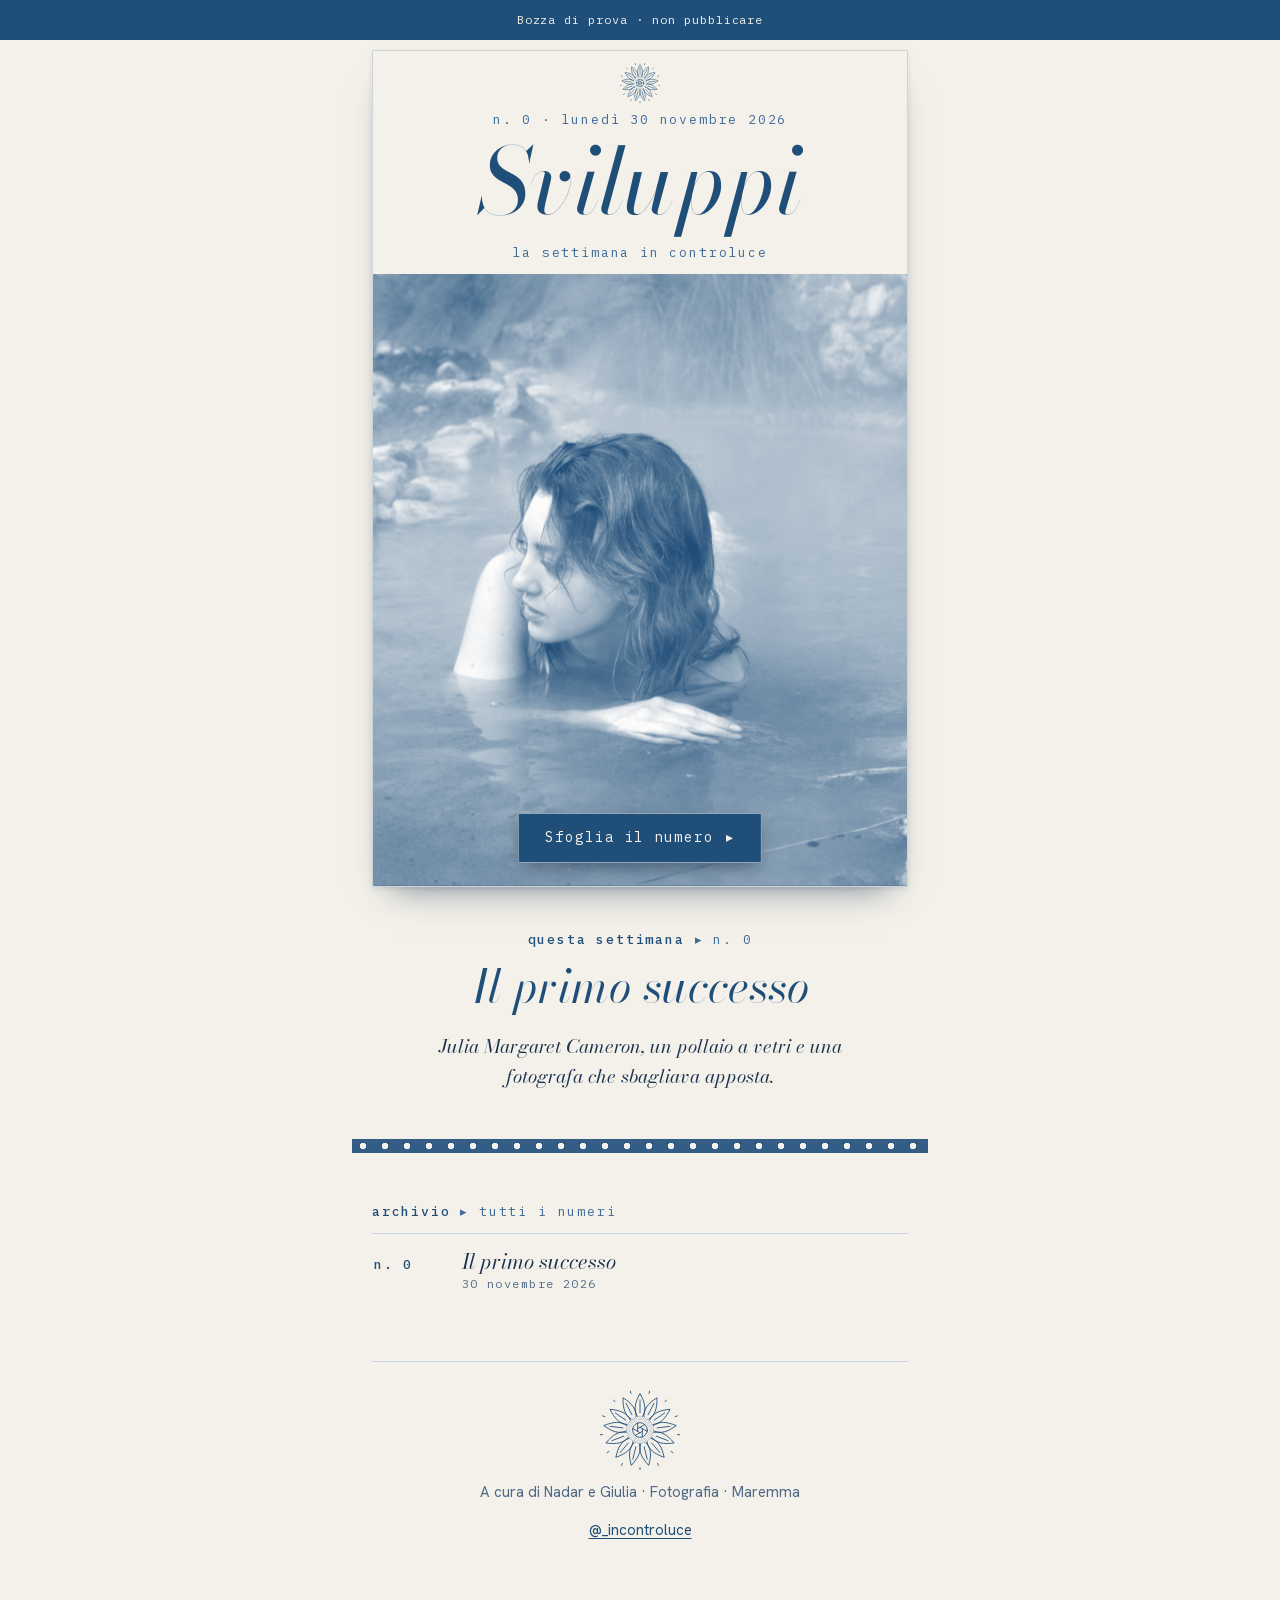
<file: index.html>
<!doctype html>
<html lang="it">
<head>
<meta charset="utf-8">
<meta name="viewport" content="width=device-width,initial-scale=1,viewport-fit=cover">
<title>Sviluppi · la settimana in controluce</title>
<meta name="description" content="Sviluppi, una piccola rivista di fotografia di _incontroluce, ogni lunedì.">
<meta property="og:title" content="Sviluppi · la settimana in controluce">
<meta property="og:description" content="Una piccola rivista di fotografia di _incontroluce, ogni lunedì.">
<meta property="og:type" content="website">
<meta name="theme-color" content="#1f4e79">
<meta name="robots" content="noindex">
<link rel="stylesheet" href="stile.css">
</head>
<body>
<div class="bozza">Bozza di prova · non pubblicare</div>

<main class="pagina">

  <header class="eroe">
    <a class="copertina-rivista" href="numeri/000-il-primo-successo.html">
      <div class="cr-testa">
        <svg class="fiore" viewBox="0 0 500 500" aria-hidden="true"><use href="img/fiore.svg#f"/></svg>
        <div class="mono"><!--t:data-->n. 0 · lunedì 30 novembre 2026<!--/t:data--></div>
        <h1 class="nome">Sviluppi</h1>
        <div class="mono">la settimana in controluce</div>
      </div>
      <div class="cr-scena">
        <div class="campo" aria-hidden="true">
      <div class="sole"></div>
      <svg class="nuvola n1" viewBox="0 0 120 30"><path d="M4 22 H116 M22 14 H86 M40 6 H70" stroke="#c9d4e0" stroke-width="3.5" stroke-linecap="round"/></svg>
<svg class="nuvola n2" viewBox="0 0 120 30"><path d="M10 20 H104 M30 12 H80" stroke="#c9d4e0" stroke-width="3" stroke-linecap="round"/></svg>
      <svg class="uccelli" viewBox="0 0 80 30"><g fill="none" stroke="#3f6a99" stroke-width="1.8" stroke-linecap="round"><path d="M2 12 Q7 6 12 12 Q17 6 22 12"/><path d="M30 6 Q34 2 38 6 Q42 2 46 6"/><path d="M52 18 Q55 14 58 18 Q61 14 64 18"/></g></svg>
      <svg class="prato" viewBox="0 0 400 200" preserveAspectRatio="xMidYMax slice"><defs><symbol id="fl" viewBox="-50 -50 100 100" overflow="visible"><path d="M-6.0 -15.0 C-13.0 -24.0 -10.0 -36.0 0.0 -46.0 C10.0 -36.0 13.0 -24.0 6.0 -15.0Z M1.7 -16.1 C-0.4 -27.3 7.9 -36.5 21.4 -40.7 C25.6 -27.2 22.7 -15.2 12.3 -10.5Z M8.9 -13.5 C12.4 -24.3 23.9 -28.7 37.9 -26.1 C35.3 -12.2 27.1 -2.9 15.8 -3.6Z M14.2 -7.8 C22.3 -15.8 34.5 -14.3 45.7 -5.5 C36.9 5.6 25.4 10.0 15.6 4.1Z M16.2 -0.3 C27.1 -3.6 37.2 3.4 43.0 16.3 C30.1 22.1 17.8 20.7 11.9 10.9Z M14.4 7.2 C25.6 9.3 31.4 20.3 30.5 34.4 C16.4 33.6 6.2 26.6 5.5 15.2Z M9.4 13.1 C18.4 20.2 18.3 32.6 11.0 44.7 C-1.1 37.3 -6.9 26.4 -2.2 16.0Z M2.2 16.0 C6.9 26.4 1.1 37.3 -11.0 44.7 C-18.3 32.6 -18.4 20.2 -9.4 13.1Z M-5.5 15.2 C-6.2 26.6 -16.4 33.6 -30.5 34.4 C-31.4 20.3 -25.6 9.3 -14.4 7.2Z M-11.9 10.9 C-17.8 20.7 -30.1 22.1 -43.0 16.3 C-37.2 3.4 -27.1 -3.6 -16.2 -0.3Z M-15.6 4.1 C-25.4 10.0 -36.9 5.6 -45.7 -5.5 C-34.5 -14.3 -22.3 -15.8 -14.2 -7.8Z M-15.8 -3.6 C-27.1 -2.9 -35.3 -12.2 -37.9 -26.1 C-23.9 -28.7 -12.4 -24.3 -8.9 -13.5Z M-12.3 -10.5 C-22.7 -15.2 -25.6 -27.2 -21.4 -40.7 C-7.9 -36.5 0.4 -27.3 -1.7 -16.1Z" fill="#f4f1ea" stroke="currentColor" stroke-width="3.2" stroke-linejoin="round"/><circle r="16" fill="#f4f1ea" stroke="currentColor" stroke-width="3"/><circle r="9" fill="currentColor" opacity=".55"/></symbol></defs>
<g><path fill="#6f8fb3" d="M-7.0 200 Q-5.3 166.7 -10.8 144.6 Q-3.5 172.3 1.1 200Z"/><path fill="#6f8fb3" d="M3.8 200 Q4.3 173.5 -2.2 155.8 Q6.2 177.9 10.3 200Z"/><path fill="#8fa7c2" d="M2.9 200 Q8.7 167.0 14.6 144.9 Q8.9 172.5 9.6 200Z"/><path fill="#8fa7c2" d="M12.5 200 Q17.4 177.2 19.5 162.0 Q18.2 181.0 20.7 200Z"/><path fill="#6f8fb3" d="M20.7 200 Q23.6 181.4 24.5 169.1 Q24.5 184.5 25.8 200Z"/><path fill="#6f8fb3" d="M22.5 200 Q26.8 164.6 27.4 140.9 Q27.7 170.5 30.4 200Z"/><path fill="#6f8fb3" d="M30.3 200 Q35.2 172.0 39.2 153.4 Q35.6 176.7 36.7 200Z"/><path fill="#8fa7c2" d="M35.3 200 Q42.6 165.3 51.9 142.2 Q42.3 171.1 42.0 200Z"/><path fill="#6f8fb3" d="M33.3 200 Q33.8 164.1 25.4 140.2 Q36.1 170.1 41.7 200Z"/><path fill="#8fa7c2" d="M44.7 200 Q52.6 164.5 63.1 140.8 Q52.2 170.4 51.7 200Z"/><path fill="#6f8fb3" d="M44.2 200 Q51.8 171.4 59.5 152.4 Q51.6 176.2 52.7 200Z"/><path fill="#6f8fb3" d="M52.7 200 Q58.6 181.4 65.2 169.0 Q58.6 184.5 58.7 200Z"/><path fill="#6f8fb3" d="M57.1 200 Q64.0 175.4 70.1 159.0 Q64.1 179.5 65.6 200Z"/><path fill="#6f8fb3" d="M59.0 200 Q58.5 170.1 50.9 150.1 Q60.5 175.0 64.4 200Z"/><path fill="#6f8fb3" d="M65.5 200 Q67.1 168.8 62.8 148.0 Q68.7 174.0 72.4 200Z"/><path fill="#8fa7c2" d="M73.2 200 Q71.5 179.0 60.6 164.9 Q74.1 182.5 79.1 200Z"/><path fill="#6f8fb3" d="M77.4 200 Q80.4 166.5 80.8 144.2 Q81.4 172.1 83.3 200Z"/><path fill="#8fa7c2" d="M81.1 200 Q89.1 177.2 99.3 161.9 Q88.6 181.0 88.3 200Z"/><path fill="#8fa7c2" d="M84.7 200 Q93.3 166.6 103.1 144.3 Q92.9 172.1 93.5 200Z"/><path fill="#6f8fb3" d="M91.8 200 Q90.9 171.9 80.9 153.2 Q93.3 176.6 98.5 200Z"/><path fill="#6f8fb3" d="M97.1 200 Q100.4 178.4 100.1 164.0 Q101.5 182.0 104.1 200Z"/><path fill="#6f8fb3" d="M100.7 200 Q107.1 182.0 113.5 170.0 Q107.1 185.0 107.9 200Z"/><path fill="#8fa7c2" d="M106.7 200 Q106.6 181.5 99.3 169.2 Q108.6 184.6 112.6 200Z"/><path fill="#6f8fb3" d="M113.8 200 Q120.9 167.6 128.0 146.0 Q120.9 173.0 122.0 200Z"/><path fill="#6f8fb3" d="M113.6 200 Q119.8 165.0 128.0 141.7 Q119.6 170.8 118.9 200Z"/><path fill="#8fa7c2" d="M118.1 200 Q117.4 168.4 108.6 147.3 Q119.6 173.7 124.1 200Z"/><path fill="#8fa7c2" d="M125.9 200 Q129.0 180.7 129.6 167.9 Q129.9 184.0 131.6 200Z"/><path fill="#6f8fb3" d="M133.2 200 Q138.2 170.3 142.7 150.6 Q138.6 175.3 139.3 200Z"/><path fill="#8fa7c2" d="M136.5 200 Q139.0 181.6 137.3 169.3 Q140.3 184.6 143.1 200Z"/><path fill="#6f8fb3" d="M139.1 200 Q147.6 177.4 158.3 162.4 Q147.1 181.2 147.0 200Z"/><path fill="#8fa7c2" d="M150.0 200 Q149.1 181.6 141.2 169.4 Q151.3 184.7 155.1 200Z"/><path fill="#6f8fb3" d="M151.2 200 Q157.8 172.9 165.2 154.8 Q157.7 177.4 157.9 200Z"/><path fill="#6f8fb3" d="M154.5 200 Q158.5 170.3 160.2 150.5 Q159.3 175.3 161.1 200Z"/><path fill="#8fa7c2" d="M162.3 200 Q162.7 174.3 154.3 157.2 Q164.9 178.6 170.3 200Z"/><path fill="#6f8fb3" d="M168.8 200 Q171.2 176.5 166.9 160.8 Q172.8 180.4 177.2 200Z"/><path fill="#8fa7c2" d="M173.9 200 Q172.2 174.5 161.2 157.5 Q174.8 178.8 180.0 200Z"/><path fill="#8fa7c2" d="M176.4 200 Q180.3 178.1 179.5 163.5 Q181.5 181.7 185.0 200Z"/><path fill="#6f8fb3" d="M181.1 200 Q185.7 175.8 189.6 159.6 Q186.1 179.8 186.9 200Z"/><path fill="#6f8fb3" d="M186.4 200 Q189.7 173.1 187.2 155.2 Q191.0 177.6 195.1 200Z"/><path fill="#8fa7c2" d="M187.8 200 Q189.0 171.0 184.1 151.6 Q190.7 175.8 194.4 200Z"/><path fill="#6f8fb3" d="M193.1 200 Q200.3 176.1 206.7 160.2 Q200.4 180.1 202.1 200Z"/><path fill="#6f8fb3" d="M201.7 200 Q203.3 177.2 200.6 162.0 Q204.7 181.0 207.1 200Z"/><path fill="#8fa7c2" d="M209.7 200 Q215.9 166.9 221.9 144.9 Q216.0 172.4 216.9 200Z"/><path fill="#8fa7c2" d="M208.8 200 Q208.3 181.3 200.9 168.8 Q210.4 184.4 214.3 200Z"/><path fill="#6f8fb3" d="M214.6 200 Q215.8 176.0 210.3 160.0 Q217.6 180.0 221.7 200Z"/><path fill="#6f8fb3" d="M219.5 200 Q224.7 176.8 227.0 161.3 Q225.4 180.6 228.0 200Z"/><path fill="#8fa7c2" d="M224.4 200 Q222.7 172.1 212.3 153.5 Q225.1 176.7 229.8 200Z"/><path fill="#8fa7c2" d="M231.2 200 Q230.4 164.2 222.0 140.3 Q232.6 170.1 236.8 200Z"/><path fill="#8fa7c2" d="M237.7 200 Q241.6 167.9 243.2 146.5 Q242.4 173.3 244.2 200Z"/><path fill="#8fa7c2" d="M242.3 200 Q243.6 164.9 239.0 141.4 Q245.2 170.7 248.8 200Z"/><path fill="#8fa7c2" d="M245.6 200 Q252.8 177.0 260.2 161.7 Q252.8 180.8 253.7 200Z"/><path fill="#8fa7c2" d="M252.6 200 Q259.0 181.7 266.3 169.6 Q259.0 184.8 259.2 200Z"/><path fill="#6f8fb3" d="M253.8 200 Q254.3 167.9 246.7 146.4 Q256.3 173.2 261.2 200Z"/><path fill="#6f8fb3" d="M258.4 200 Q258.5 177.7 249.6 162.8 Q260.8 181.4 266.3 200Z"/><path fill="#6f8fb3" d="M268.3 200 Q272.9 172.2 274.1 153.7 Q273.8 176.9 276.6 200Z"/><path fill="#6f8fb3" d="M270.4 200 Q269.0 178.3 258.4 163.8 Q271.5 181.9 276.7 200Z"/><path fill="#8fa7c2" d="M278.5 200 Q280.8 176.2 278.6 160.4 Q282.2 180.2 285.1 200Z"/><path fill="#8fa7c2" d="M283.9 200 Q284.6 164.5 275.9 140.9 Q286.8 170.5 292.7 200Z"/><path fill="#6f8fb3" d="M288.0 200 Q295.8 168.0 304.0 146.7 Q295.6 173.3 296.6 200Z"/><path fill="#8fa7c2" d="M292.7 200 Q294.4 177.3 290.1 162.2 Q296.1 181.1 299.9 200Z"/><path fill="#8fa7c2" d="M296.2 200 Q301.3 167.2 307.0 145.4 Q301.5 172.7 301.6 200Z"/><path fill="#6f8fb3" d="M301.8 200 Q305.2 170.4 302.7 150.7 Q306.5 175.3 310.6 200Z"/><path fill="#6f8fb3" d="M302.2 200 Q307.1 178.6 308.9 164.4 Q307.8 182.2 310.4 200Z"/><path fill="#8fa7c2" d="M309.2 200 Q315.9 180.2 322.8 167.0 Q315.9 183.5 316.7 200Z"/><path fill="#8fa7c2" d="M315.0 200 Q313.9 181.6 304.3 169.4 Q316.2 184.7 320.9 200Z"/><path fill="#6f8fb3" d="M324.3 200 Q329.2 181.6 334.9 169.4 Q329.4 184.7 329.4 200Z"/><path fill="#6f8fb3" d="M327.1 200 Q330.0 166.5 330.0 144.1 Q331.0 172.1 332.8 200Z"/><path fill="#8fa7c2" d="M328.8 200 Q334.3 164.9 340.5 141.5 Q334.4 170.8 334.5 200Z"/><path fill="#6f8fb3" d="M339.9 200 Q342.7 176.2 343.0 160.4 Q343.7 180.2 345.3 200Z"/><path fill="#6f8fb3" d="M338.4 200 Q344.1 178.3 349.1 163.8 Q344.4 181.9 345.6 200Z"/><path fill="#8fa7c2" d="M348.7 200 Q353.1 170.8 354.3 151.3 Q353.9 175.6 356.4 200Z"/><path fill="#8fa7c2" d="M349.6 200 Q354.5 174.2 359.3 157.0 Q354.8 178.5 355.2 200Z"/><path fill="#6f8fb3" d="M353.6 200 Q361.0 180.8 367.9 168.1 Q361.0 184.0 362.4 200Z"/><path fill="#6f8fb3" d="M361.9 200 Q364.3 166.7 362.0 144.5 Q365.7 172.2 368.7 200Z"/><path fill="#8fa7c2" d="M363.3 200 Q371.5 173.3 381.2 155.4 Q371.1 177.7 371.5 200Z"/><path fill="#6f8fb3" d="M368.7 200 Q367.9 175.6 359.5 159.4 Q370.1 179.7 374.3 200Z"/><path fill="#8fa7c2" d="M380.2 200 Q380.7 177.0 373.4 161.7 Q382.8 180.8 387.5 200Z"/><path fill="#6f8fb3" d="M379.3 200 Q382.9 181.9 382.9 169.8 Q383.9 184.9 386.4 200Z"/><path fill="#6f8fb3" d="M390.5 200 Q391.6 170.5 387.5 150.8 Q393.2 175.4 396.4 200Z"/><path fill="#6f8fb3" d="M395.5 200 Q399.7 169.2 402.2 148.6 Q400.4 174.3 401.8 200Z"/></g><g class="fl" style="color:#5b7fa8;transform-origin:15px 200px;animation-duration:4.2s;animation-delay:-0.6s"><path d="M14.7 200 Q13.5 131 14.7 61.8" stroke="#5b7fa8" stroke-width="2" fill="none"/><use href="#fl" x="-3.3" y="43.8" width="36.0" height="36.0"/></g><g class="fl" style="color:#5b7fa8;transform-origin:73px 200px;animation-duration:5.3s;animation-delay:-0.9s"><path d="M73.4 200 Q70.7 144 73.4 87.6" stroke="#5b7fa8" stroke-width="2" fill="none"/><use href="#fl" x="53.5" y="67.8" width="39.7" height="39.7"/></g><g class="fl" style="color:#5b7fa8;transform-origin:103px 200px;animation-duration:6.1s;animation-delay:-3.7s"><path d="M103.5 200 Q107.1 131 103.5 61.9" stroke="#5b7fa8" stroke-width="2" fill="none"/><use href="#fl" x="86.4" y="44.9" width="34.1" height="34.1"/></g><g class="fl" style="color:#5b7fa8;transform-origin:161px 200px;animation-duration:5.8s;animation-delay:-2.5s"><path d="M161.0 200 Q165.3 133 161.0 65.2" stroke="#5b7fa8" stroke-width="2" fill="none"/><use href="#fl" x="143.5" y="47.6" width="35.1" height="35.1"/></g><g class="fl" style="color:#5b7fa8;transform-origin:253px 200px;animation-duration:5.3s;animation-delay:-2.7s"><path d="M252.6 200 Q248.7 131 252.6 61.2" stroke="#5b7fa8" stroke-width="2" fill="none"/><use href="#fl" x="233.6" y="42.2" width="38.1" height="38.1"/></g><g class="fl" style="color:#5b7fa8;transform-origin:289px 200px;animation-duration:5.4s;animation-delay:-3.5s"><path d="M289.5 200 Q287.1 131 289.5 61.3" stroke="#5b7fa8" stroke-width="2" fill="none"/><use href="#fl" x="268.8" y="40.6" width="41.3" height="41.3"/></g><g class="fl" style="color:#5b7fa8;transform-origin:343px 200px;animation-duration:5.3s;animation-delay:-3.4s"><path d="M343.2 200 Q342.1 140 343.2 79.2" stroke="#5b7fa8" stroke-width="2" fill="none"/><use href="#fl" x="322.8" y="58.8" width="40.8" height="40.8"/></g><g class="fl" style="color:#5b7fa8;transform-origin:382px 200px;animation-duration:6.0s;animation-delay:-1.2s"><path d="M382.0 200 Q376.5 137 382.0 73.9" stroke="#5b7fa8" stroke-width="2" fill="none"/><use href="#fl" x="365.2" y="57.1" width="33.6" height="33.6"/></g><g class="fl" style="color:#2f5d8a;transform-origin:11px 200px;animation-duration:5.2s;animation-delay:-2.1s"><path d="M10.9 200 Q9.0 157 10.9 114.3" stroke="#2f5d8a" stroke-width="3" fill="none"/><use href="#fl" x="-15.0" y="88.3" width="51.9" height="51.9"/></g><g class="fl" style="color:#2f5d8a;transform-origin:90px 200px;animation-duration:5.6s;animation-delay:-0.8s"><path d="M89.9 200 Q87.3 148 89.9 96.2" stroke="#2f5d8a" stroke-width="3" fill="none"/><use href="#fl" x="63.1" y="69.3" width="53.8" height="53.8"/></g><g class="fl" style="color:#2f5d8a;transform-origin:137px 200px;animation-duration:6.3s;animation-delay:-2.2s"><path d="M137.1 200 Q132.3 160 137.1 119.4" stroke="#2f5d8a" stroke-width="3" fill="none"/><use href="#fl" x="110.9" y="93.1" width="52.5" height="52.5"/></g><g class="fl" style="color:#2f5d8a;transform-origin:251px 200px;animation-duration:4.6s;animation-delay:-2.5s"><path d="M251.2 200 Q249.2 149 251.2 97.6" stroke="#2f5d8a" stroke-width="3" fill="none"/><use href="#fl" x="221.9" y="68.3" width="58.7" height="58.7"/></g><g class="fl" style="color:#2f5d8a;transform-origin:314px 200px;animation-duration:6.2s;animation-delay:-2.8s"><path d="M313.6 200 Q319.0 154 313.6 107.3" stroke="#2f5d8a" stroke-width="3" fill="none"/><use href="#fl" x="289.3" y="83.0" width="48.6" height="48.6"/></g><g class="fl" style="color:#2f5d8a;transform-origin:385px 200px;animation-duration:6.4s;animation-delay:-1.2s"><path d="M384.7 200 Q388.0 164 384.7 128.3" stroke="#2f5d8a" stroke-width="3" fill="none"/><use href="#fl" x="360.6" y="104.2" width="48.3" height="48.3"/></g></svg>
      <div class="pianta">
        <div class="girasole">
        <svg class="strato petali" viewBox="0 0 500 500"><path class="pt" d="M233.0 164.0 C209.0 124.0 217.0 82.0 250.0 22.0 C283.0 82.0 291.0 124.0 267.0 164.0Z"/><path d="M250.0 142.0 L250.0 62.0"/><path class="pt" d="M274.9 166.0 C272.3 119.4 298.9 85.9 356.0 48.1 C357.3 116.6 344.9 157.5 305.0 181.8Z"/><path d="M300.2 154.4 L337.4 83.5"/><path class="pt" d="M311.1 187.2 C330.4 144.7 369.5 127.4 437.6 120.5 C407.0 181.7 377.0 212.2 330.4 215.1Z"/><path d="M338.9 188.6 L404.7 143.2"/><path class="pt" d="M333.3 222.8 C370.1 194.1 412.8 197.0 476.3 222.5 C420.8 262.5 380.0 275.5 337.4 256.5Z"/><path d="M357.2 237.0 L436.6 227.3"/><path class="pt" d="M336.4 264.6 C382.4 256.3 418.8 278.7 463.2 330.8 C395.4 340.4 353.3 333.0 324.4 296.4Z"/><path d="M351.0 288.3 L425.8 316.7"/><path class="pt" d="M319.8 303.1 C364.2 317.1 386.1 353.9 401.2 420.7 C336.7 397.6 302.9 371.5 294.3 325.6Z"/><path d="M321.6 330.8 L374.7 390.7"/><path class="pt" d="M287.1 329.4 C320.0 362.5 322.2 405.2 304.6 471.4 C258.2 421.0 240.3 382.2 254.1 337.6Z"/><path d="M275.8 354.9 L295.0 432.5"/><path class="pt" d="M245.9 337.6 C259.7 382.2 241.8 421.0 195.4 471.4 C177.8 405.2 180.0 362.5 212.9 329.4Z"/><path d="M224.2 354.9 L205.0 432.5"/><path class="pt" d="M205.7 325.6 C197.1 371.5 163.3 397.6 98.8 420.7 C113.9 353.9 135.8 317.1 180.2 303.1Z"/><path d="M178.4 330.8 L125.3 390.7"/><path class="pt" d="M175.6 296.4 C146.7 333.0 104.6 340.4 36.8 330.8 C81.2 278.7 117.6 256.3 163.6 264.6Z"/><path d="M149.0 288.3 L74.2 316.7"/><path class="pt" d="M162.6 256.5 C120.0 275.5 79.2 262.5 23.7 222.5 C87.2 197.0 129.9 194.1 166.7 222.8Z"/><path d="M142.8 237.0 L63.4 227.3"/><path class="pt" d="M169.6 215.1 C123.0 212.2 93.0 181.7 62.4 120.5 C130.5 127.4 169.6 144.7 188.9 187.2Z"/><path d="M161.1 188.6 L95.3 143.2"/><path class="pt" d="M195.0 181.8 C155.1 157.5 142.7 116.6 144.0 48.1 C201.1 85.9 227.7 119.4 225.1 166.0Z"/><path d="M199.8 154.4 L162.6 83.5"/><g class="raggi"><path d="M306.5 20.9 L309.8 7.3"/><path d="M406.5 73.4 L415.8 62.9"/><path d="M470.7 166.3 L483.8 161.3"/><path d="M484.3 278.4 L498.2 280.1"/><path d="M444.2 384.1 L455.7 392.0"/><path d="M359.7 459.0 L366.2 471.4"/><path d="M250.0 486.0 L250.0 500.0"/><path d="M140.3 459.0 L133.8 471.4"/><path d="M55.8 384.1 L44.3 392.0"/><path d="M15.7 278.4 L1.8 280.1"/><path d="M29.3 166.3 L16.2 161.3"/><path d="M93.5 73.4 L84.2 62.9"/><path d="M193.5 20.9 L190.2 7.3"/></g></svg>
        <svg class="strato disco" viewBox="0 0 500 500"><circle cx="250" cy="250" r="92" class="fondo"/><circle cx="334.0" cy="250.0" r="2.6"/><circle cx="333.2" cy="261.4" r="2.6"/><circle cx="330.9" cy="272.7" r="2.6"/><circle cx="327.0" cy="283.5" r="2.6"/><circle cx="321.8" cy="293.6" r="2.6"/><circle cx="315.2" cy="303.0" r="2.6"/><circle cx="307.3" cy="311.4" r="2.6"/><circle cx="298.4" cy="318.6" r="2.6"/><circle cx="288.6" cy="324.6" r="2.6"/><circle cx="278.1" cy="329.1" r="2.6"/><circle cx="267.1" cy="332.2" r="2.6"/><circle cx="255.7" cy="333.8" r="2.6"/><circle cx="244.3" cy="333.8" r="2.6"/><circle cx="232.9" cy="332.2" r="2.6"/><circle cx="221.9" cy="329.1" r="2.6"/><circle cx="211.4" cy="324.6" r="2.6"/><circle cx="201.6" cy="318.6" r="2.6"/><circle cx="192.7" cy="311.4" r="2.6"/><circle cx="184.8" cy="303.0" r="2.6"/><circle cx="178.2" cy="293.6" r="2.6"/><circle cx="173.0" cy="283.5" r="2.6"/><circle cx="169.1" cy="272.7" r="2.6"/><circle cx="166.8" cy="261.4" r="2.6"/><circle cx="166.0" cy="250.0" r="2.6"/><circle cx="166.8" cy="238.6" r="2.6"/><circle cx="169.1" cy="227.3" r="2.6"/><circle cx="173.0" cy="216.5" r="2.6"/><circle cx="178.2" cy="206.4" r="2.6"/><circle cx="184.8" cy="197.0" r="2.6"/><circle cx="192.7" cy="188.6" r="2.6"/><circle cx="201.6" cy="181.4" r="2.6"/><circle cx="211.4" cy="175.4" r="2.6"/><circle cx="221.9" cy="170.9" r="2.6"/><circle cx="232.9" cy="167.8" r="2.6"/><circle cx="244.3" cy="166.2" r="2.6"/><circle cx="255.7" cy="166.2" r="2.6"/><circle cx="267.1" cy="167.8" r="2.6"/><circle cx="278.1" cy="170.9" r="2.6"/><circle cx="288.6" cy="175.4" r="2.6"/><circle cx="298.4" cy="181.4" r="2.6"/><circle cx="307.3" cy="188.6" r="2.6"/><circle cx="315.2" cy="197.0" r="2.6"/><circle cx="321.8" cy="206.4" r="2.6"/><circle cx="327.0" cy="216.5" r="2.6"/><circle cx="330.9" cy="227.3" r="2.6"/><circle cx="333.2" cy="238.6" r="2.6"/><circle cx="324.8" cy="255.6" r="2.2"/><circle cx="323.1" cy="266.7" r="2.2"/><circle cx="319.8" cy="277.4" r="2.2"/><circle cx="315.0" cy="287.5" r="2.2"/><circle cx="308.6" cy="296.8" r="2.2"/><circle cx="301.0" cy="305.0" r="2.2"/><circle cx="292.2" cy="312.0" r="2.2"/><circle cx="282.5" cy="317.6" r="2.2"/><circle cx="272.1" cy="321.7" r="2.2"/><circle cx="261.2" cy="324.2" r="2.2"/><circle cx="250.0" cy="325.0" r="2.2"/><circle cx="238.8" cy="324.2" r="2.2"/><circle cx="227.9" cy="321.7" r="2.2"/><circle cx="217.5" cy="317.6" r="2.2"/><circle cx="207.8" cy="312.0" r="2.2"/><circle cx="199.0" cy="305.0" r="2.2"/><circle cx="191.4" cy="296.8" r="2.2"/><circle cx="185.0" cy="287.5" r="2.2"/><circle cx="180.2" cy="277.4" r="2.2"/><circle cx="176.9" cy="266.7" r="2.2"/><circle cx="175.2" cy="255.6" r="2.2"/><circle cx="175.2" cy="244.4" r="2.2"/><circle cx="176.9" cy="233.3" r="2.2"/><circle cx="180.2" cy="222.6" r="2.2"/><circle cx="185.0" cy="212.5" r="2.2"/><circle cx="191.4" cy="203.2" r="2.2"/><circle cx="199.0" cy="195.0" r="2.2"/><circle cx="207.8" cy="188.0" r="2.2"/><circle cx="217.5" cy="182.4" r="2.2"/><circle cx="227.9" cy="178.3" r="2.2"/><circle cx="238.8" cy="175.8" r="2.2"/><circle cx="250.0" cy="175.0" r="2.2"/><circle cx="261.2" cy="175.8" r="2.2"/><circle cx="272.1" cy="178.3" r="2.2"/><circle cx="282.5" cy="182.4" r="2.2"/><circle cx="292.2" cy="188.0" r="2.2"/><circle cx="301.0" cy="195.0" r="2.2"/><circle cx="308.6" cy="203.2" r="2.2"/><circle cx="315.0" cy="212.5" r="2.2"/><circle cx="319.8" cy="222.6" r="2.2"/><circle cx="323.1" cy="233.3" r="2.2"/><circle cx="324.8" cy="244.4" r="2.2"/><circle cx="316.0" cy="250.0" r="1.9"/><circle cx="315.1" cy="260.9" r="1.9"/><circle cx="312.4" cy="271.4" r="1.9"/><circle cx="308.0" cy="281.4" r="1.9"/><circle cx="302.1" cy="290.5" r="1.9"/><circle cx="294.7" cy="298.6" r="1.9"/><circle cx="286.1" cy="305.3" r="1.9"/><circle cx="276.5" cy="310.4" r="1.9"/><circle cx="266.2" cy="314.0" r="1.9"/><circle cx="255.5" cy="315.8" r="1.9"/><circle cx="244.5" cy="315.8" r="1.9"/><circle cx="233.8" cy="314.0" r="1.9"/><circle cx="223.5" cy="310.4" r="1.9"/><circle cx="213.9" cy="305.3" r="1.9"/><circle cx="205.3" cy="298.6" r="1.9"/><circle cx="197.9" cy="290.5" r="1.9"/><circle cx="192.0" cy="281.4" r="1.9"/><circle cx="187.6" cy="271.4" r="1.9"/><circle cx="184.9" cy="260.9" r="1.9"/><circle cx="184.0" cy="250.0" r="1.9"/><circle cx="184.9" cy="239.1" r="1.9"/><circle cx="187.6" cy="228.6" r="1.9"/><circle cx="192.0" cy="218.6" r="1.9"/><circle cx="197.9" cy="209.5" r="1.9"/><circle cx="205.3" cy="201.4" r="1.9"/><circle cx="213.9" cy="194.7" r="1.9"/><circle cx="223.5" cy="189.6" r="1.9"/><circle cx="233.8" cy="186.0" r="1.9"/><circle cx="244.5" cy="184.2" r="1.9"/><circle cx="255.5" cy="184.2" r="1.9"/><circle cx="266.2" cy="186.0" r="1.9"/><circle cx="276.5" cy="189.6" r="1.9"/><circle cx="286.1" cy="194.7" r="1.9"/><circle cx="294.7" cy="201.4" r="1.9"/><circle cx="302.1" cy="209.5" r="1.9"/><circle cx="308.0" cy="218.6" r="1.9"/><circle cx="312.4" cy="228.6" r="1.9"/><circle cx="315.1" cy="239.1" r="1.9"/><circle cx="307.8" cy="255.4" r="1.6"/><circle cx="305.8" cy="265.9" r="1.6"/><circle cx="301.9" cy="275.9" r="1.6"/><circle cx="296.3" cy="285.0" r="1.6"/><circle cx="289.1" cy="292.9" r="1.6"/><circle cx="280.5" cy="299.3" r="1.6"/><circle cx="271.0" cy="304.1" r="1.6"/><circle cx="260.7" cy="307.0" r="1.6"/><circle cx="250.0" cy="308.0" r="1.6"/><circle cx="239.3" cy="307.0" r="1.6"/><circle cx="229.0" cy="304.1" r="1.6"/><circle cx="219.5" cy="299.3" r="1.6"/><circle cx="210.9" cy="292.9" r="1.6"/><circle cx="203.7" cy="285.0" r="1.6"/><circle cx="198.1" cy="275.9" r="1.6"/><circle cx="194.2" cy="265.9" r="1.6"/><circle cx="192.2" cy="255.4" r="1.6"/><circle cx="192.2" cy="244.6" r="1.6"/><circle cx="194.2" cy="234.1" r="1.6"/><circle cx="198.1" cy="224.1" r="1.6"/><circle cx="203.7" cy="215.0" r="1.6"/><circle cx="210.9" cy="207.1" r="1.6"/><circle cx="219.5" cy="200.7" r="1.6"/><circle cx="229.0" cy="195.9" r="1.6"/><circle cx="239.3" cy="193.0" r="1.6"/><circle cx="250.0" cy="192.0" r="1.6"/><circle cx="260.7" cy="193.0" r="1.6"/><circle cx="271.0" cy="195.9" r="1.6"/><circle cx="280.5" cy="200.7" r="1.6"/><circle cx="289.1" cy="207.1" r="1.6"/><circle cx="296.3" cy="215.0" r="1.6"/><circle cx="301.9" cy="224.1" r="1.6"/><circle cx="305.8" cy="234.1" r="1.6"/><circle cx="307.8" cy="244.6" r="1.6"/></svg>
        <div class="anello" style="transform:translateZ(8px)"></div><div class="anello" style="transform:translateZ(10px)"></div><div class="anello" style="transform:translateZ(12px)"></div><div class="anello" style="transform:translateZ(14px)"></div><div class="anello" style="transform:translateZ(16px)"></div><div class="anello" style="transform:translateZ(18px)"></div><div class="anello" style="transform:translateZ(20px)"></div>
        <svg class="strato obiettivo" viewBox="0 0 500 500">
          <defs><radialGradient id="lampo"><stop offset="0" stop-color="#fff" stop-opacity="1"/><stop offset=".3" stop-color="#fff" stop-opacity=".85"/><stop offset="1" stop-color="#f4f1ea" stop-opacity="0"/></radialGradient></defs>
          <circle cx="250" cy="250" r="46" class="vetro"/>
          <path class="foro" d="M250.0 233.0 L264.7 241.5 L264.7 258.5 L250.0 267.0 L235.3 258.5 L235.3 241.5Z"><animate attributeName="d" dur="6s" fill="freeze" keyTimes="0;0.42;0.45;0.52;1" values="M250.0 233.0 L264.7 241.5 L264.7 258.5 L250.0 267.0 L235.3 258.5 L235.3 241.5Z;M250.0 233.0 L264.7 241.5 L264.7 258.5 L250.0 267.0 L235.3 258.5 L235.3 241.5Z;M250.6 248.9 L251.2 250.0 L250.6 251.0 L249.4 251.1 L248.8 250.0 L249.4 249.0Z;M250.0 233.0 L264.7 241.5 L264.7 258.5 L250.0 267.0 L235.3 258.5 L235.3 241.5Z;M250.0 233.0 L264.7 241.5 L264.7 258.5 L250.0 267.0 L235.3 258.5 L235.3 241.5Z"/></path>
          <path class="lamelle" d="M235.3 241.5 L280.4 215.5 M250.0 233.0 L295.1 259.0 M264.7 241.5 L264.7 293.6 M264.7 258.5 L219.6 284.5 M250.0 267.0 L204.9 241.0 M235.3 258.5 L235.3 206.4"><animate attributeName="d" dur="6s" fill="freeze" keyTimes="0;0.42;0.45;0.52;1" values="M235.3 241.5 L280.4 215.5 M250.0 233.0 L295.1 259.0 M264.7 241.5 L264.7 293.6 M264.7 258.5 L219.6 284.5 M250.0 267.0 L204.9 241.0 M235.3 258.5 L235.3 206.4;M235.3 241.5 L280.4 215.5 M250.0 233.0 L295.1 259.0 M264.7 241.5 L264.7 293.6 M264.7 258.5 L219.6 284.5 M250.0 267.0 L204.9 241.0 M235.3 258.5 L235.3 206.4;M249.4 249.0 L295.9 247.4 M250.6 248.9 L275.3 288.4 M251.2 250.0 L229.3 291.1 M250.6 251.0 L204.1 252.6 M249.4 251.1 L224.7 211.6 M248.8 250.0 L270.7 208.9;M235.3 241.5 L280.4 215.5 M250.0 233.0 L295.1 259.0 M264.7 241.5 L264.7 293.6 M264.7 258.5 L219.6 284.5 M250.0 267.0 L204.9 241.0 M235.3 258.5 L235.3 206.4;M235.3 241.5 L280.4 215.5 M250.0 233.0 L295.1 259.0 M264.7 241.5 L264.7 293.6 M264.7 258.5 L219.6 284.5 M250.0 267.0 L204.9 241.0 M235.3 258.5 L235.3 206.4"/></path>
          <circle cx="250" cy="250" r="46" class="ghiera"/>
          <circle cx="250" cy="250" r="190" fill="url(#lampo)" opacity="0"><animate attributeName="opacity" dur="6s" fill="freeze" keyTimes="0;0.46;0.49;0.6;1" values="0;0;1;0;0"/></circle>
        </svg>
      </div>
        <svg class="stelo" viewBox="0 0 196 150"><path d="M98 0 C96 50 100 100 98 150" fill="none" stroke="#1f4e79" stroke-width="5" stroke-linecap="round"/><g fill="#f4f1ea" stroke="#1f4e79" stroke-width="3" stroke-linejoin="round" stroke-linecap="round"><path d="M97 72 C82 70 64 58 54 40 C72 43 90 54 97 72Z"/><path d="M95 68 L64 46" fill="none" stroke-width="2"/><path d="M99 104 C114 102 132 90 142 72 C124 75 106 86 99 104Z"/><path d="M101 100 L132 78" fill="none" stroke-width="2"/></g></svg>
      </div>
      <svg class="erba-davanti" viewBox="0 0 400 100" preserveAspectRatio="none"><path fill="#1f4e79" d="M1.0 100 Q-0.3 46.2 -9.6 10.4 Q2.0 55.2 6.3 100Z"/><path fill="#2f5d8a" d="M5.0 100 Q9.2 53.9 11.5 23.2 Q9.8 61.6 11.3 100Z"/><path fill="#2f5d8a" d="M4.3 100 Q10.1 53.6 13.2 22.7 Q10.7 61.3 13.3 100Z"/><path fill="#2f5d8a" d="M18.4 100 Q25.8 58.3 35.6 30.6 Q25.4 65.3 24.9 100Z"/><path fill="#173d60" d="M20.6 100 Q22.8 71.4 22.0 52.3 Q23.9 76.2 25.7 100Z"/><path fill="#1f4e79" d="M30.2 100 Q31.3 60.7 23.8 34.5 Q33.4 67.3 38.8 100Z"/><path fill="#2f5d8a" d="M32.2 100 Q31.9 71.7 23.8 52.9 Q34.1 76.5 38.5 100Z"/><path fill="#173d60" d="M39.0 100 Q47.4 58.2 58.5 30.4 Q46.8 65.2 46.2 100Z"/><path fill="#2f5d8a" d="M48.1 100 Q54.9 52.1 60.8 20.2 Q55.1 60.1 56.7 100Z"/><path fill="#173d60" d="M50.7 100 Q51.8 45.3 44.2 8.9 Q53.9 54.4 59.5 100Z"/><path fill="#173d60" d="M60.7 100 Q64.1 59.7 63.9 32.8 Q65.2 66.4 67.8 100Z"/><path fill="#173d60" d="M65.5 100 Q72.4 49.4 81.0 15.7 Q72.2 57.9 72.0 100Z"/><path fill="#2f5d8a" d="M70.2 100 Q73.4 52.4 72.4 20.6 Q74.5 60.3 77.4 100Z"/><path fill="#2f5d8a" d="M75.1 100 Q75.8 63.4 68.3 39.1 Q77.9 69.5 82.9 100Z"/><path fill="#2f5d8a" d="M82.5 100 Q90.0 47.2 100.3 12.1 Q89.6 56.0 88.8 100Z"/><path fill="#173d60" d="M92.9 100 Q97.5 56.9 100.1 28.1 Q98.1 64.1 99.9 100Z"/><path fill="#2f5d8a" d="M95.0 100 Q102.7 66.7 112.4 44.4 Q102.3 72.2 102.0 100Z"/><path fill="#1f4e79" d="M106.1 100 Q104.6 50.8 93.6 17.9 Q107.2 59.0 112.5 100Z"/><path fill="#2f5d8a" d="M112.8 100 Q112.1 69.5 102.0 49.1 Q114.6 74.6 120.1 100Z"/><path fill="#173d60" d="M113.9 100 Q116.8 48.2 117.3 13.7 Q117.7 56.9 119.3 100Z"/><path fill="#2f5d8a" d="M118.7 100 Q122.2 66.6 120.5 44.3 Q123.5 72.2 127.2 100Z"/><path fill="#1f4e79" d="M130.1 100 Q130.9 70.8 125.3 51.4 Q132.7 75.7 136.5 100Z"/><path fill="#1f4e79" d="M131.6 100 Q136.4 46.1 141.5 10.1 Q136.6 55.0 136.7 100Z"/><path fill="#2f5d8a" d="M138.4 100 Q145.0 68.9 150.2 48.1 Q145.2 74.1 147.1 100Z"/><path fill="#1f4e79" d="M148.9 100 Q156.2 61.8 167.2 36.3 Q155.7 68.1 154.1 100Z"/><path fill="#2f5d8a" d="M155.6 100 Q161.2 72.3 164.1 53.8 Q161.8 76.9 164.4 100Z"/><path fill="#2f5d8a" d="M156.8 100 Q158.9 63.1 157.8 38.5 Q160.1 69.2 162.0 100Z"/><path fill="#2f5d8a" d="M166.7 100 Q174.1 47.5 182.3 12.5 Q174.0 56.3 174.7 100Z"/><path fill="#1f4e79" d="M169.5 100 Q174.0 45.9 178.2 9.9 Q174.4 54.9 174.9 100Z"/><path fill="#173d60" d="M173.0 100 Q177.6 50.6 178.0 17.7 Q178.6 58.9 181.8 100Z"/><path fill="#173d60" d="M183.1 100 Q185.9 63.3 182.3 38.9 Q187.4 69.5 191.6 100Z"/><path fill="#1f4e79" d="M192.1 100 Q195.2 60.8 196.5 34.7 Q196.0 67.3 197.1 100Z"/><path fill="#173d60" d="M198.6 100 Q198.2 65.4 190.8 42.4 Q200.3 71.2 204.1 100Z"/><path fill="#1f4e79" d="M202.9 100 Q211.5 58.4 221.2 30.6 Q211.1 65.3 211.8 100Z"/><path fill="#2f5d8a" d="M207.4 100 Q211.2 60.1 213.3 33.5 Q211.9 66.8 213.4 100Z"/><path fill="#173d60" d="M217.9 100 Q222.9 55.2 227.0 25.3 Q223.3 62.7 224.3 100Z"/><path fill="#1f4e79" d="M222.6 100 Q224.3 72.3 222.3 53.8 Q225.6 76.9 227.8 100Z"/><path fill="#1f4e79" d="M228.6 100 Q226.7 70.0 216.0 50.0 Q229.3 75.0 234.1 100Z"/><path fill="#2f5d8a" d="M230.5 100 Q233.9 71.7 232.9 52.9 Q235.0 76.4 238.2 100Z"/><path fill="#2f5d8a" d="M240.6 100 Q249.3 66.5 259.7 44.2 Q248.8 72.1 249.2 100Z"/><path fill="#173d60" d="M249.9 100 Q253.3 60.7 255.4 34.4 Q254.0 67.2 255.0 100Z"/><path fill="#173d60" d="M255.3 100 Q261.2 56.4 264.9 27.3 Q261.7 63.6 264.0 100Z"/><path fill="#173d60" d="M257.1 100 Q262.5 58.1 265.0 30.1 Q263.1 65.1 265.8 100Z"/><path fill="#173d60" d="M267.2 100 Q273.9 46.7 282.3 11.1 Q273.7 55.6 273.4 100Z"/><path fill="#1f4e79" d="M267.6 100 Q273.5 64.0 277.3 39.9 Q273.9 70.0 276.0 100Z"/><path fill="#2f5d8a" d="M280.0 100 Q283.4 70.7 282.6 51.2 Q284.5 75.6 287.5 100Z"/><path fill="#2f5d8a" d="M285.9 100 Q286.5 72.3 282.2 53.8 Q288.2 76.9 291.0 100Z"/><path fill="#173d60" d="M287.5 100 Q291.0 51.6 292.7 19.3 Q291.8 59.6 293.2 100Z"/><path fill="#173d60" d="M298.5 100 Q305.4 68.5 314.1 47.6 Q305.2 73.8 304.9 100Z"/><path fill="#1f4e79" d="M299.0 100 Q304.6 70.2 307.7 50.3 Q305.1 75.1 307.4 100Z"/><path fill="#2f5d8a" d="M310.2 100 Q316.7 71.7 322.9 52.9 Q316.8 76.4 317.9 100Z"/><path fill="#173d60" d="M316.0 100 Q317.0 64.4 308.9 40.6 Q319.1 70.3 324.8 100Z"/><path fill="#173d60" d="M319.7 100 Q327.5 57.9 337.7 29.8 Q327.1 64.9 326.6 100Z"/><path fill="#173d60" d="M331.6 100 Q332.1 49.3 326.1 15.5 Q334.0 57.8 337.8 100Z"/><path fill="#1f4e79" d="M334.4 100 Q340.2 57.3 344.6 28.8 Q340.5 64.4 342.2 100Z"/><path fill="#2f5d8a" d="M341.7 100 Q343.1 49.8 339.8 16.4 Q344.5 58.2 347.1 100Z"/><path fill="#2f5d8a" d="M344.5 100 Q343.2 60.9 333.9 34.8 Q345.5 67.4 349.8 100Z"/><path fill="#1f4e79" d="M357.4 100 Q358.2 54.5 353.6 24.2 Q359.9 62.1 362.9 100Z"/><path fill="#173d60" d="M361.0 100 Q361.0 48.0 353.7 13.3 Q363.1 56.6 367.3 100Z"/><path fill="#1f4e79" d="M361.2 100 Q368.1 57.5 373.8 29.1 Q368.3 64.6 370.0 100Z"/><path fill="#1f4e79" d="M370.1 100 Q370.5 65.5 363.1 42.6 Q372.5 71.3 377.2 100Z"/><path fill="#2f5d8a" d="M377.6 100 Q385.7 53.0 396.8 21.7 Q385.1 60.8 384.2 100Z"/><path fill="#173d60" d="M385.4 100 Q392.3 59.5 399.2 32.5 Q392.3 66.3 393.3 100Z"/><path fill="#173d60" d="M393.3 100 Q396.6 67.4 396.2 45.7 Q397.7 72.9 400.3 100Z"/></svg>
    </div>
        <figure class="ciano copertina sviluppa">
      <img src="img/000-copertina-terme.jpg" width="1199" height="1800" alt="Copertina del numero zero: una ragazza nell'acqua termale avvolta dal vapore, virata in blu">
    </figure>
      </div>
    </a>
    <a class="sfoglia" href="numeri/000-il-primo-successo.html">Sfoglia il numero <span aria-hidden="true">▸</span></a>
  </header>

  <section class="questa-settimana">
    <p class="tacca"><b>questa settimana</b> ▸ n. 0</p>
    <h2 class="titolo-numero"><!--t:titolo-->Il primo successo<!--/t:titolo--></h2>
    <p class="apertura"><!--t:riassunto-->Julia Margaret Cameron, un pollaio a vetri e una fotografa che sbagliava apposta.<!--/t:riassunto--></p>
  </section>

  <div class="pellicola" aria-hidden="true"></div>

  <section>
    <h2 class="tacca"><b>archivio</b> ▸ tutti i numeri</h2>
    <ol class="archivio">
      <li><a href="numeri/000-il-primo-successo.html"><span class="tacca" style="margin:0"><b>n. 0</b></span><span class="titolo"><!--t:titolo-archivio-->Il primo successo<!--/t:titolo-archivio--><span class="data">30 novembre 2026</span></span></a></li>
    </ol>
  </section>

  <footer class="piede">
    <svg class="fiore" viewBox="0 0 500 500" role="img" aria-label="il fiore di _incontroluce"><use href="img/fiore.svg#f"/></svg>
    <p>A cura di Nadar e Giulia · Fotografia · Maremma</p>
    <p style="margin-top:12px"><a href="https://www.instagram.com/_incontroluce/">@_incontroluce</a></p>
  </footer>

</main>
<script>
/* la copertina compare piano quando entra nello schermo */
(function(){
  if(matchMedia("(prefers-reduced-motion: reduce)").matches||!("IntersectionObserver" in window))return;
  var io=new IntersectionObserver(function(voci){voci.forEach(function(v){if(v.isIntersecting){v.target.classList.add("in-vista");io.unobserve(v.target)}})},{threshold:.3});
  document.querySelectorAll(".sviluppa").forEach(function(f){f.classList.add("pronta");io.observe(f)});
})();
</script>
<script>if(matchMedia("(prefers-reduced-motion: reduce)").matches){document.querySelectorAll(".girasole svg").forEach(function(s){s.pauseAnimations()})}</script>
</body>
</html>
</file>
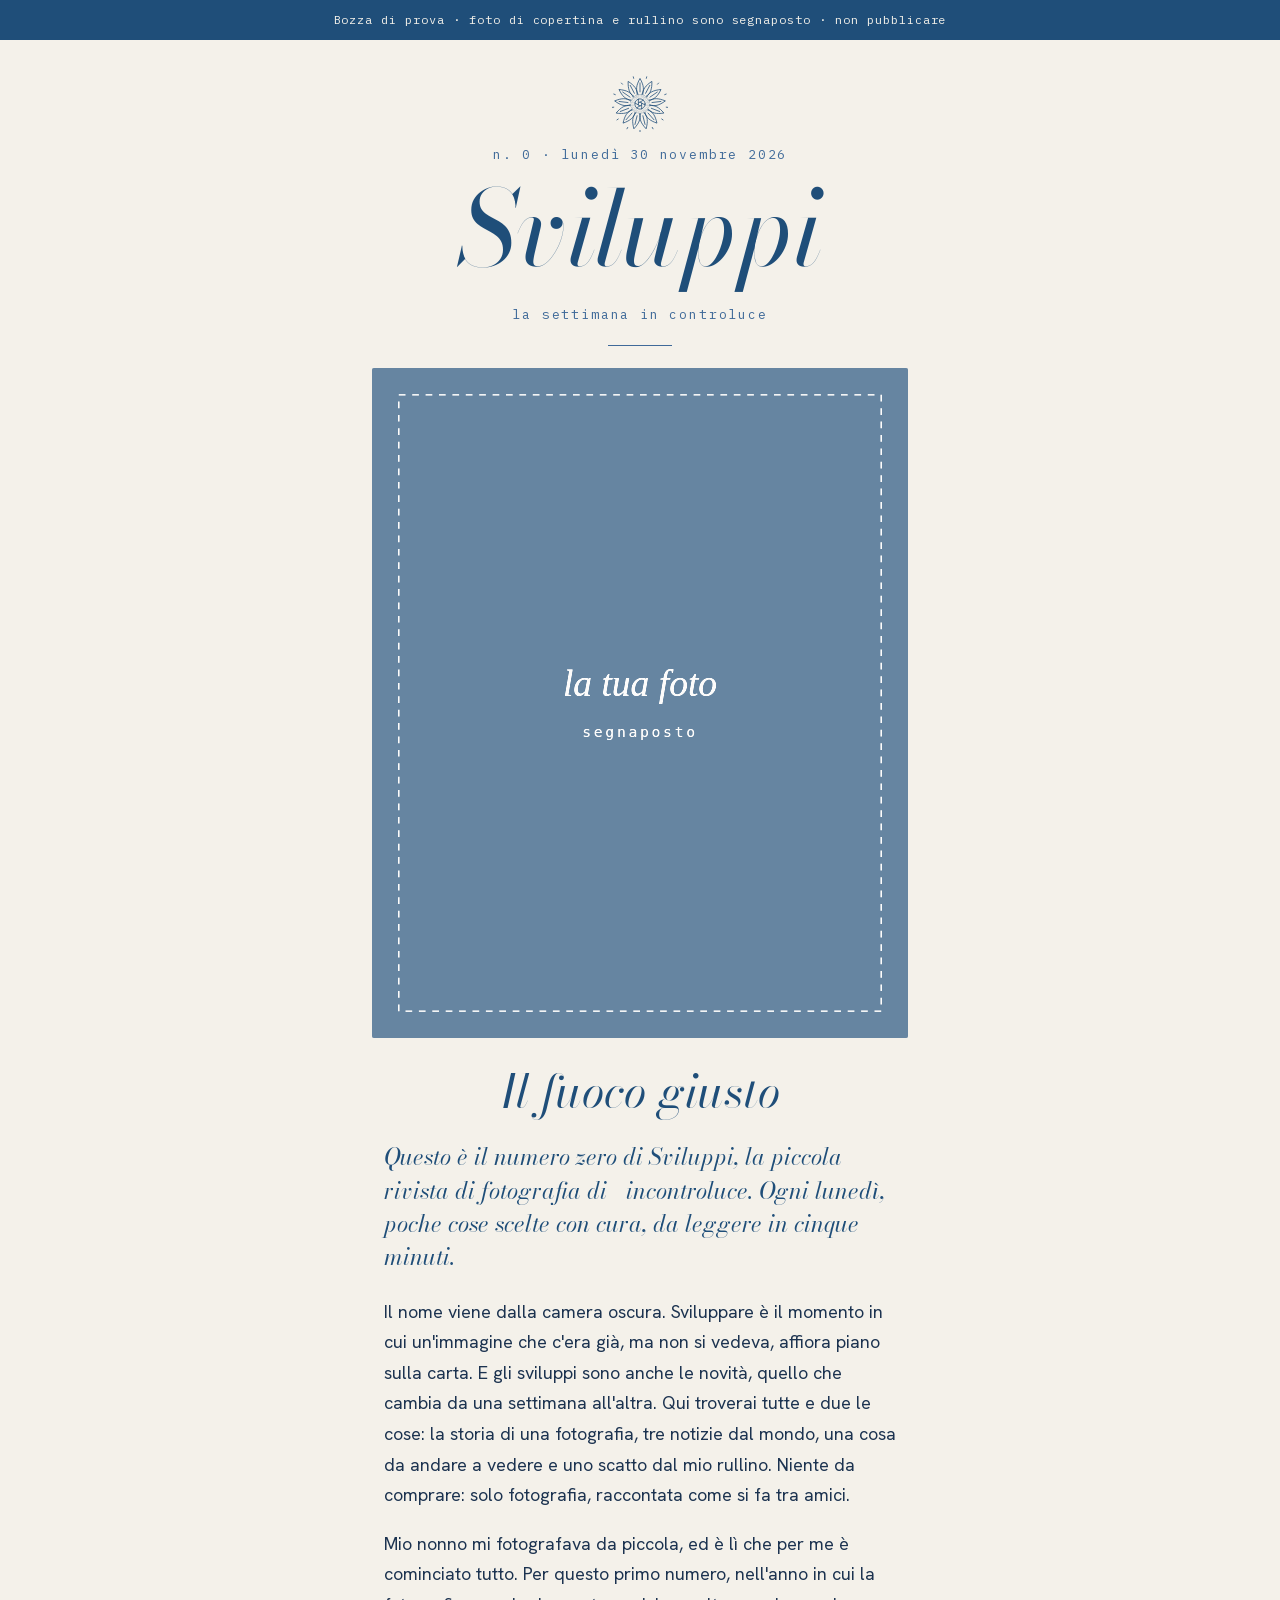
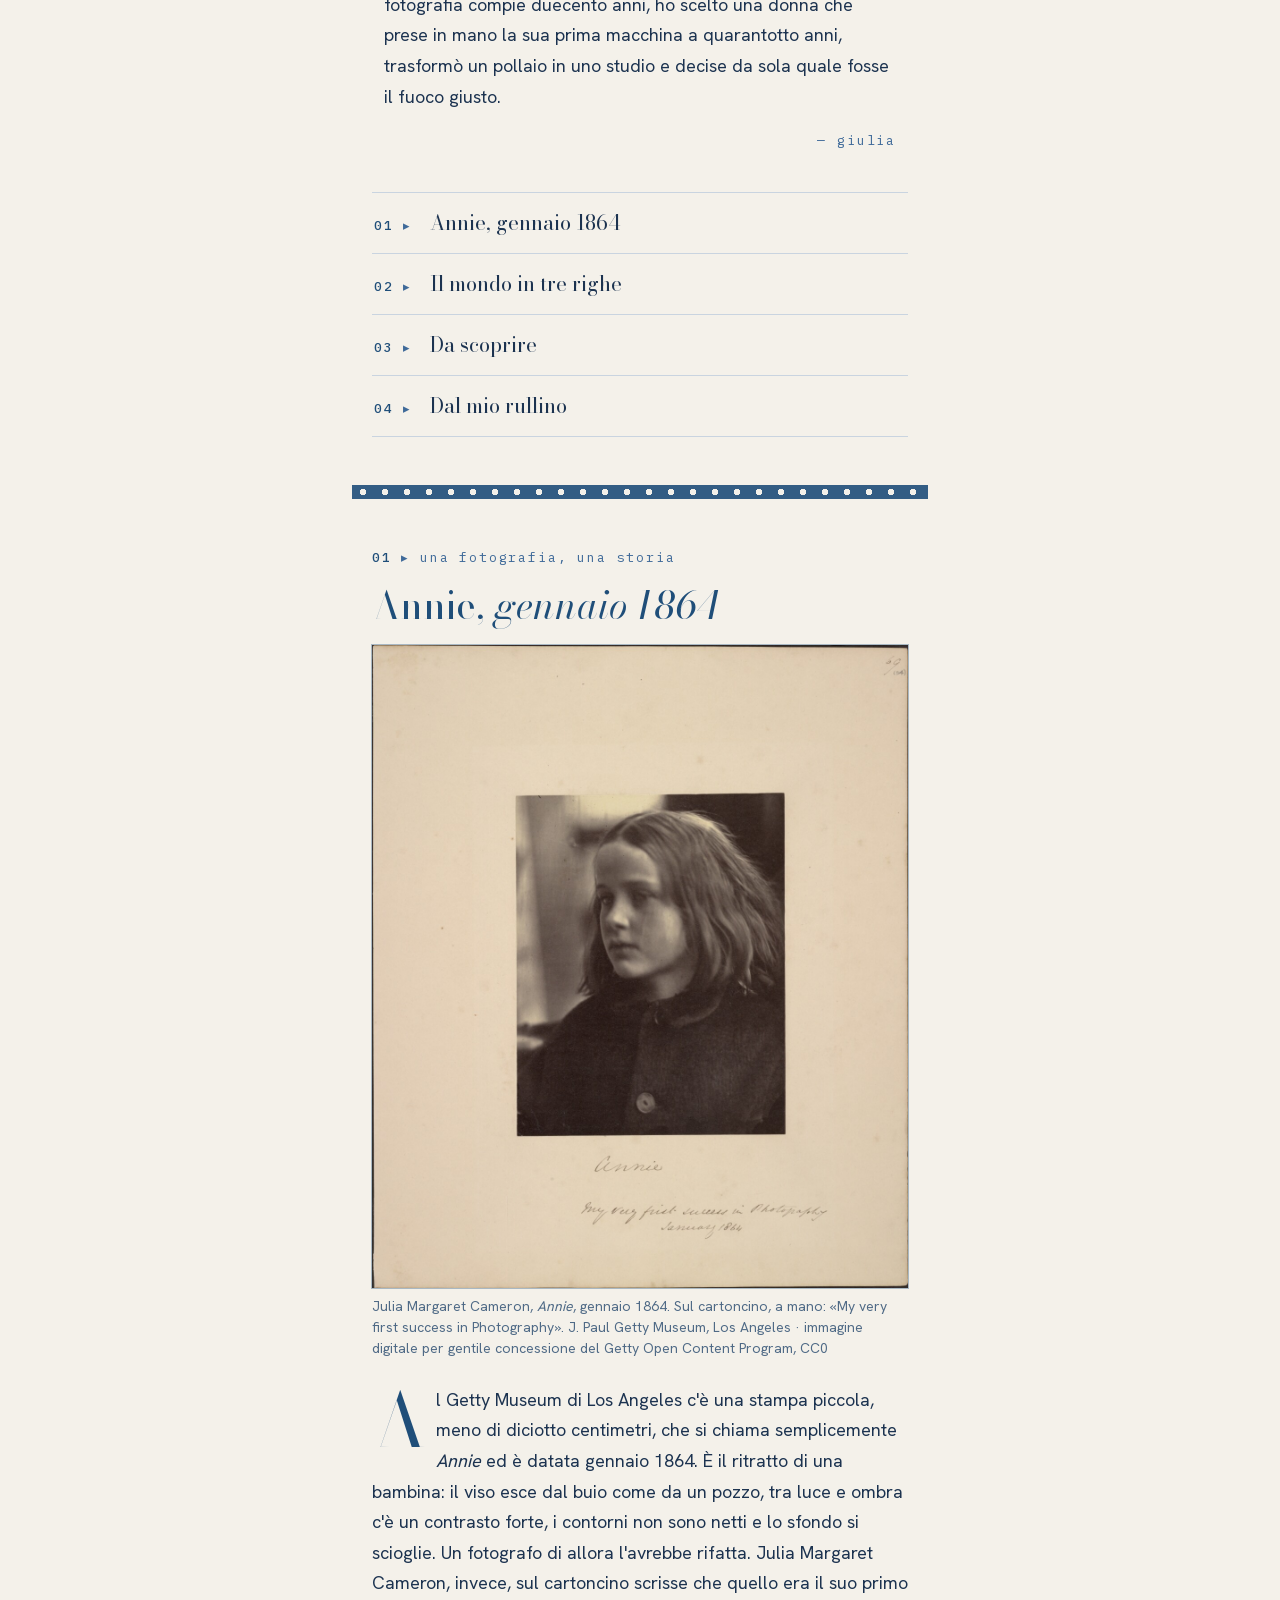
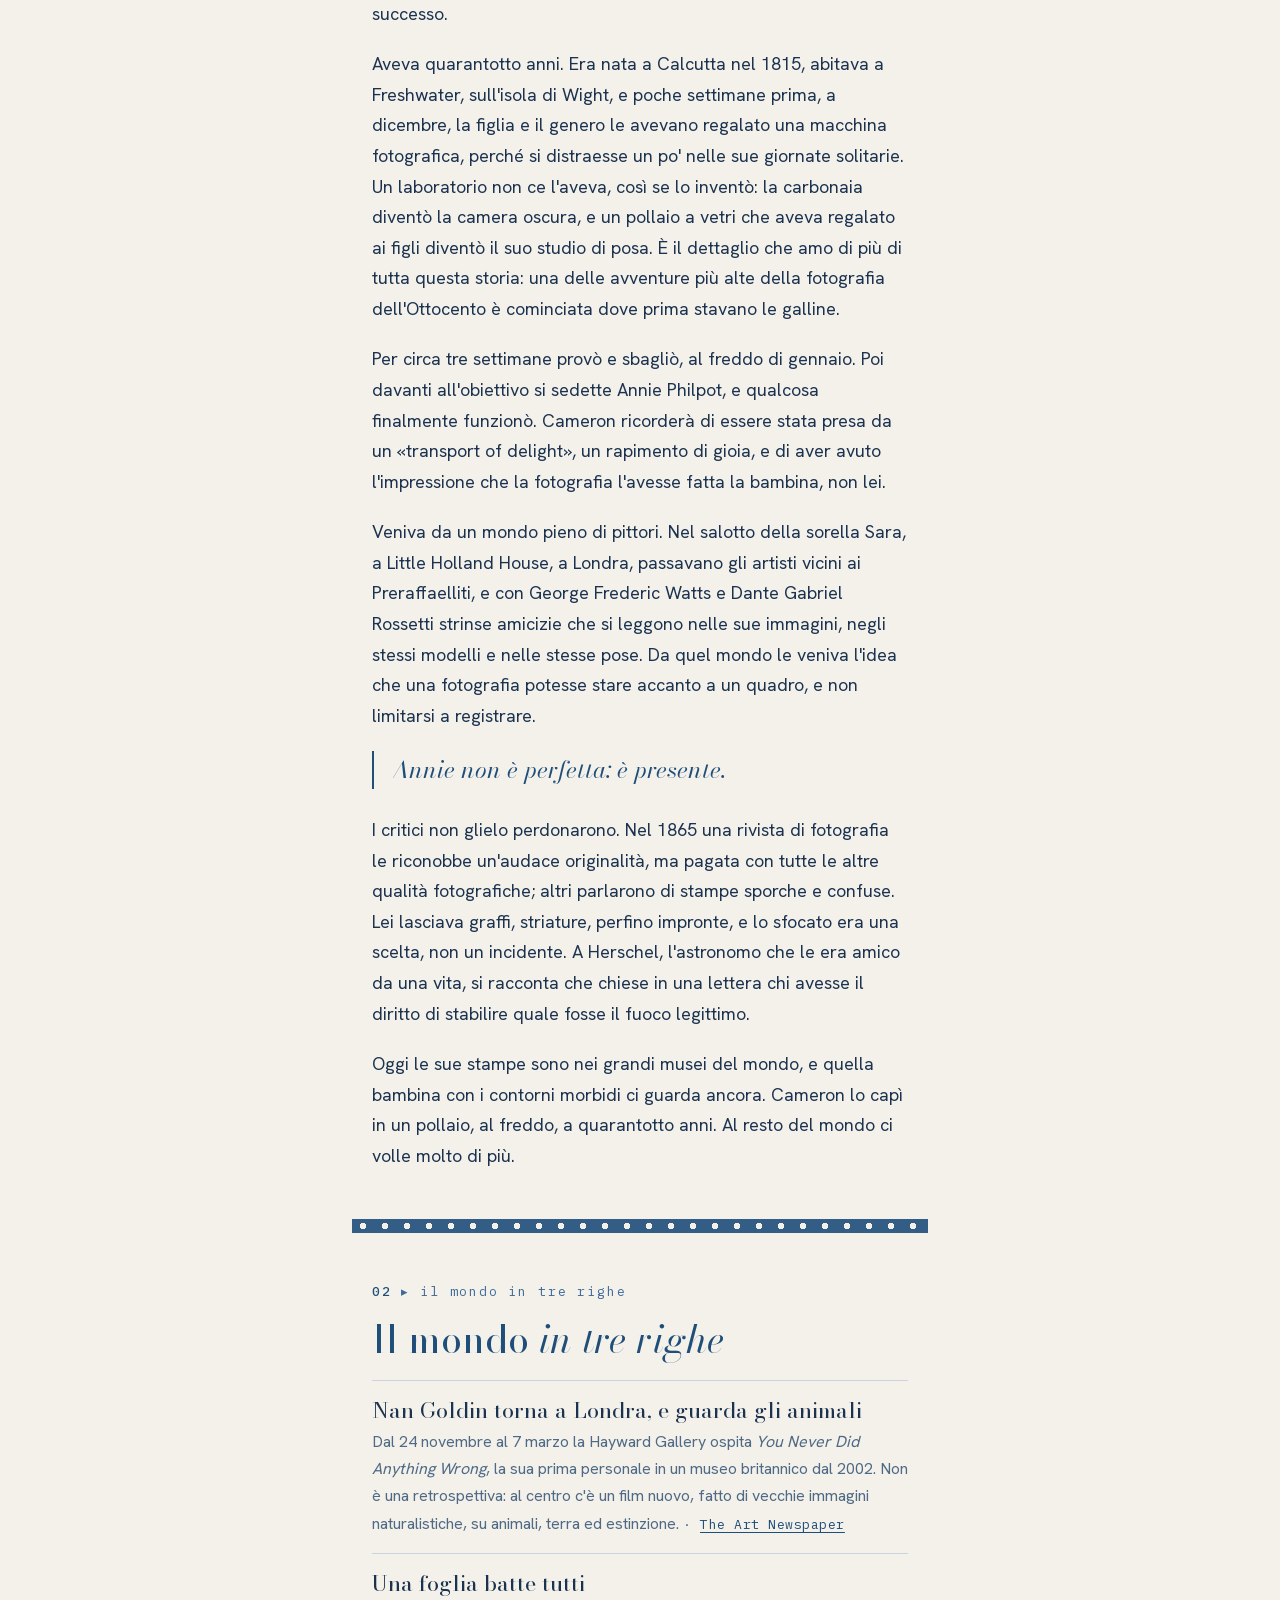
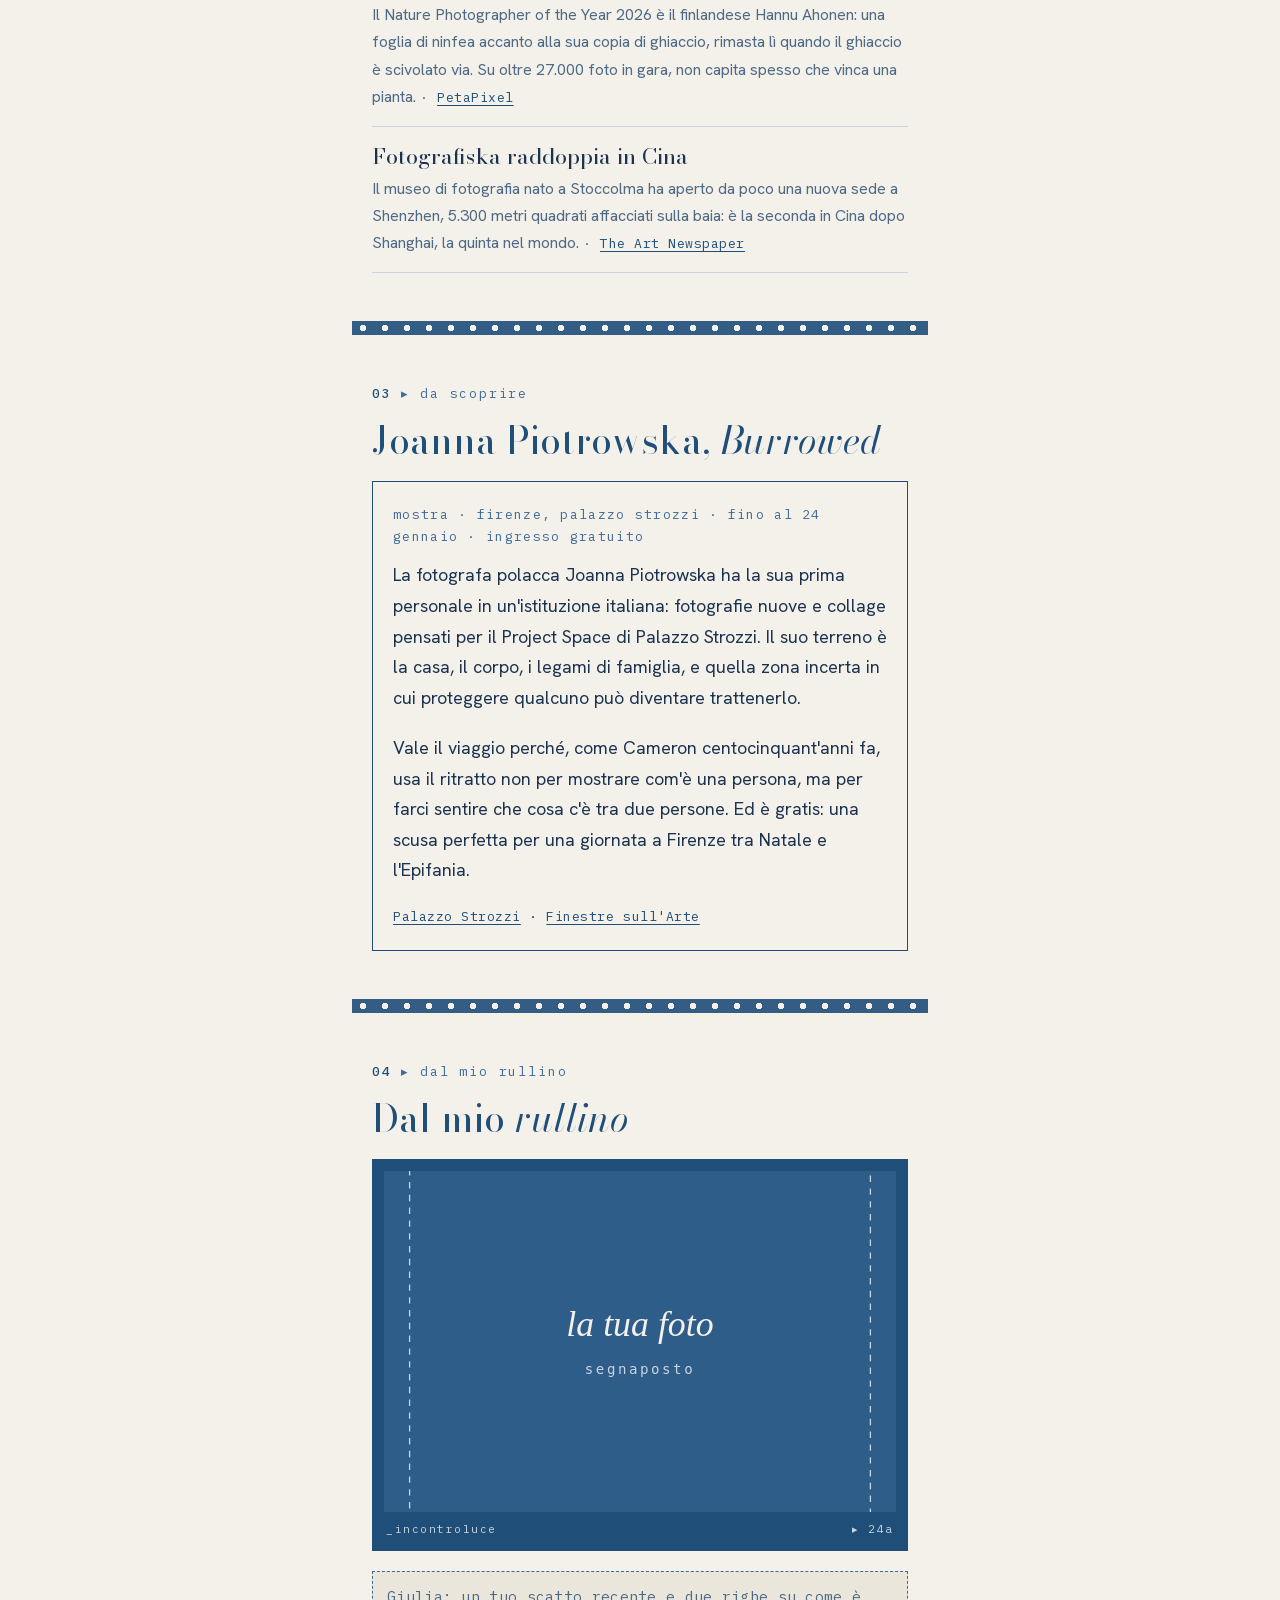
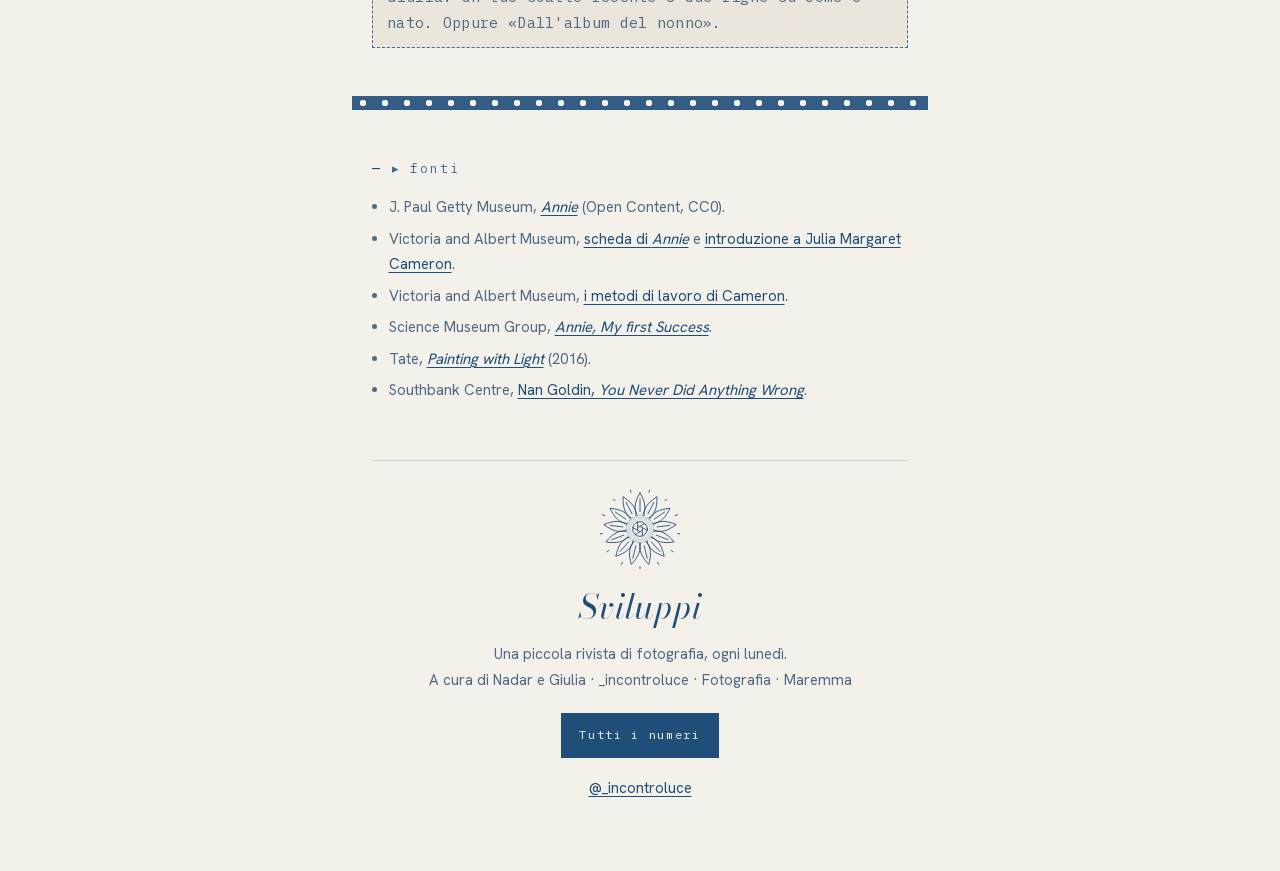
<file: numeri/000-il-fuoco-giusto.html>
<!doctype html>
<html lang="it">
<head>
<meta charset="utf-8">
<meta name="viewport" content="width=device-width,initial-scale=1,viewport-fit=cover">
<title>Sviluppi · n. 0 · Il fuoco giusto</title>
<meta name="description" content="Sviluppi, la settimana in controluce. Numero zero: Julia Margaret Cameron e il suo primo successo.">
<meta property="og:title" content="Sviluppi · n. 0 · Il fuoco giusto">
<meta property="og:description" content="La settimana in controluce. Una piccola rivista di fotografia di _incontroluce.">
<meta property="og:type" content="article">
<meta name="theme-color" content="#1f4e79">
<meta name="robots" content="noindex">
<link rel="stylesheet" href="../stile.css">
</head>
<body>
<div class="bozza">Bozza di prova · foto di copertina e rullino sono segnaposto · non pubblicare</div>

<main class="pagina">

  <header class="testata">
    <svg class="fiore" viewBox="0 0 500 500" aria-hidden="true"><use href="../img/fiore.svg#f"/></svg>
    <div class="mono">n. 0 · lunedì 30 novembre 2026</div>
    <p class="nome"><a href="../index.html">Sviluppi</a></p>
    <div class="mono">la settimana in controluce</div>
    <div class="filo"></div>
  </header>

  <figure class="ciano copertina sviluppa" style="margin-top:0">
    <img src="../img/segnaposto.svg" alt="Foto di copertina di prova, virata in blu come una cianotipia">
  </figure>

  <h1 class="titolo-numero">Il fuoco giusto</h1>
  <div class="editoriale">
    <p class="attacco">Questo è il numero zero di Sviluppi, la piccola rivista di fotografia di _incontroluce. Ogni lunedì, poche cose scelte con cura, da leggere in cinque minuti.</p>
    <p>Il nome viene dalla camera oscura. Sviluppare è il momento in cui un'immagine che c'era già, ma non si vedeva, affiora piano sulla carta. E gli sviluppi sono anche le novità, quello che cambia da una settimana all'altra. Qui troverai tutte e due le cose: la storia di una fotografia, tre notizie dal mondo, una cosa da andare a vedere e uno scatto dal mio rullino. Niente da comprare: solo fotografia, raccontata come si fa tra amici.</p>
    <p>Mio nonno mi fotografava da piccola, ed è lì che per me è cominciato tutto. Per questo primo numero, nell'anno in cui la fotografia compie duecento anni, ho scelto una donna che prese in mano la sua prima macchina a quarantotto anni, trasformò un pollaio in uno studio e decise da sola quale fosse il fuoco giusto.</p>
    <p class="firma">— giulia</p>
  </div>

  <ol class="sommario" aria-label="In questo numero">
    <li><a href="#storia"><span class="tacca"><b>01</b> ▸</span><span>Annie, gennaio 1864</span></a></li>
    <li><a href="#mondo"><span class="tacca"><b>02</b> ▸</span><span>Il mondo in tre righe</span></a></li>
    <li><a href="#scoprire"><span class="tacca"><b>03</b> ▸</span><span>Da scoprire</span></a></li>
    <li><a href="#rullino"><span class="tacca"><b>04</b> ▸</span><span>Dal mio rullino</span></a></li>
  </ol>

  <div class="pellicola" aria-hidden="true"></div>

  <section class="rubrica" id="storia">
    <p class="tacca"><b>01</b> ▸ una fotografia, una storia</p>
    <h2>Annie, <em>gennaio 1864</em></h2>

    <figure class="opera">
      <img src="../img/annie-cameron-1864.jpg" width="1200" height="1438" loading="lazy" alt="Julia Margaret Cameron, Annie, 1864: ritratto di una bambina dai capelli lunghi e spettinati, sul cartoncino originale con la scritta a mano «My very first success in Photography, January 1864»">
      <figcaption class="didascalia">Julia Margaret Cameron, <em>Annie</em>, gennaio 1864. Sul cartoncino, a mano: «My very first success in Photography». J. Paul Getty Museum, Los Angeles · immagine digitale per gentile concessione del Getty Open Content Program, CC0</figcaption>
    </figure>

    <p class="capolettera">Al Getty Museum di Los Angeles c'è una stampa piccola, meno di diciotto centimetri, che si chiama semplicemente <em>Annie</em> ed è datata gennaio 1864. È il ritratto di una bambina: il viso esce dal buio come da un pozzo, tra luce e ombra c'è un contrasto forte, i contorni non sono netti e lo sfondo si scioglie. Un fotografo di allora l'avrebbe rifatta. Julia Margaret Cameron, invece, sul cartoncino scrisse che quello era il suo primo successo.</p>
    <p>Aveva quarantotto anni. Era nata a Calcutta nel 1815, abitava a Freshwater, sull'isola di Wight, e poche settimane prima, a dicembre, la figlia e il genero le avevano regalato una macchina fotografica, perché si distraesse un po' nelle sue giornate solitarie. Un laboratorio non ce l'aveva, così se lo inventò: la carbonaia diventò la camera oscura, e un pollaio a vetri che aveva regalato ai figli diventò il suo studio di posa. È il dettaglio che amo di più di tutta questa storia: una delle avventure più alte della fotografia dell'Ottocento è cominciata dove prima stavano le galline.</p>
    <p>Per circa tre settimane provò e sbagliò, al freddo di gennaio. Poi davanti all'obiettivo si sedette Annie Philpot, e qualcosa finalmente funzionò. Cameron ricorderà di essere stata presa da un «transport of delight», un rapimento di gioia, e di aver avuto l'impressione che la fotografia l'avesse fatta la bambina, non lei.</p>
    <p>Veniva da un mondo pieno di pittori. Nel salotto della sorella Sara, a Little Holland House, a Londra, passavano gli artisti vicini ai Preraffaelliti, e con George Frederic Watts e Dante Gabriel Rossetti strinse amicizie che si leggono nelle sue immagini, negli stessi modelli e nelle stesse pose. Da quel mondo le veniva l'idea che una fotografia potesse stare accanto a un quadro, e non limitarsi a registrare.</p>
    <p class="citazione">Annie non è perfetta: è presente.</p>
    <p>I critici non glielo perdonarono. Nel 1865 una rivista di fotografia le riconobbe un'audace originalità, ma pagata con tutte le altre qualità fotografiche; altri parlarono di stampe sporche e confuse. Lei lasciava graffi, striature, perfino impronte, e lo sfocato era una scelta, non un incidente. A Herschel, l'astronomo che le era amico da una vita, si racconta che chiese in una lettera chi avesse il diritto di stabilire quale fosse il fuoco legittimo.</p>
    <p>Oggi le sue stampe sono nei grandi musei del mondo, e quella bambina con i contorni morbidi ci guarda ancora. Cameron lo capì in un pollaio, al freddo, a quarantotto anni. Al resto del mondo ci volle molto di più.</p>
  </section>

  <div class="pellicola" aria-hidden="true"></div>

  <section class="rubrica" id="mondo">
    <p class="tacca"><b>02</b> ▸ il mondo in tre righe</p>
    <h2>Il mondo <em>in tre righe</em></h2>
    <ol class="tre">
      <li><h3>Nan Goldin torna a Londra, e guarda gli animali</h3><p>Dal 24 novembre al 7 marzo la Hayward Gallery ospita <em>You Never Did Anything Wrong</em>, la sua prima personale in un museo britannico dal 2002. Non è una retrospettiva: al centro c'è un film nuovo, fatto di vecchie immagini naturalistiche, su animali, terra ed estinzione. <span class="fonte">· <a href="https://www.theartnewspaper.com/2026/11/17/nan-goldin-to-debut-new-film-exploring-nature-and-extinction-in-first-uk-solo-museum-show-in-over-two-decades">The Art Newspaper</a></span></p></li>
      <li><h3>Una foglia batte tutti</h3><p>Il Nature Photographer of the Year 2026 è il finlandese Hannu Ahonen: una foglia di ninfea accanto alla sua copia di ghiaccio, rimasta lì quando il ghiaccio è scivolato via. Su oltre 27.000 foto in gara, non capita spesso che vinca una pianta. <span class="fonte">· <a href="https://petapixel.com/2026/11/16/all-the-award-winning-photos-from-nature-photographer-of-the-year-2026/">PetaPixel</a></span></p></li>
      <li><h3>Fotografiska raddoppia in Cina</h3><p>Il museo di fotografia nato a Stoccolma ha aperto da poco una nuova sede a Shenzhen, 5.300 metri quadrati affacciati sulla baia: è la seconda in Cina dopo Shanghai, la quinta nel mondo. <span class="fonte">· <a href="https://www.theartnewspaper.com/2026/11/23/international-photography-museum-fotografiska-opens-in-shenzhen">The Art Newspaper</a></span></p></li>
    </ol>
  </section>

  <div class="pellicola" aria-hidden="true"></div>

  <section class="rubrica" id="scoprire">
    <p class="tacca"><b>03</b> ▸ da scoprire</p>
    <h2>Joanna Piotrowska, <em>Burrowed</em></h2>
    <div class="scoperta">
      <p class="dove">mostra · firenze, palazzo strozzi · fino al 24 gennaio · ingresso gratuito</p>
      <p>La fotografa polacca Joanna Piotrowska ha la sua prima personale in un'istituzione italiana: fotografie nuove e collage pensati per il Project Space di Palazzo Strozzi. Il suo terreno è la casa, il corpo, i legami di famiglia, e quella zona incerta in cui proteggere qualcuno può diventare trattenerlo.</p>
      <p>Vale il viaggio perché, come Cameron centocinquant'anni fa, usa il ritratto non per mostrare com'è una persona, ma per farci sentire che cosa c'è tra due persone. Ed è gratis: una scusa perfetta per una giornata a Firenze tra Natale e l'Epifania.</p>
      <p class="fonte" style="margin:0"><a href="https://www.palazzostrozzi.org/mostra/joanna-piotrowska/">Palazzo Strozzi</a> · <a href="https://www.finestresullarte.info/mostre/project-space-palazzo-strozzi-burrowed-joanna-piotrowska">Finestre sull'Arte</a></p>
    </div>
  </section>

  <div class="pellicola" aria-hidden="true"></div>

  <section class="rubrica" id="rullino">
    <p class="tacca"><b>04</b> ▸ dal mio rullino</p>
    <h2>Dal mio <em>rullino</em></h2>
    <figure class="rullino" style="margin:0 0 20px">
      <img src="../img/segnaposto.svg" alt="Foto di prova dal rullino di Giulia">
      <div class="bordo" aria-hidden="true"><span>_incontroluce</span><span>▸ 24a</span></div>
    </figure>
    <div class="segnaposto">Giulia: un tuo scatto recente e due righe su come è nato. Oppure «Dall'album del nonno».</div>
  </section>

  <div class="pellicola" aria-hidden="true"></div>

  <section class="rubrica" id="fonti">
    <h2 class="tacca"><b>—</b> ▸ fonti</h2>
    <ul class="fonti">
      <li>J. Paul Getty Museum, <a href="https://www.getty.edu/art/collection/object/104G0D"><em>Annie</em></a> (Open Content, CC0).</li>
      <li>Victoria and Albert Museum, <a href="https://collections.vam.ac.uk/item/O1427635/annie-photograph-cameron-julia-margaret">scheda di <em>Annie</em></a> e <a href="https://www.vam.ac.uk/articles/julia-margaret-cameron-introduction">introduzione a Julia Margaret Cameron</a>.</li>
      <li>Victoria and Albert Museum, <a href="https://www.vam.ac.uk/articles/julia-margaret-camerons-working-methods">i metodi di lavoro di Cameron</a>.</li>
      <li>Science Museum Group, <a href="https://collection.sciencemuseumgroup.org.uk/objects/co8537749/annie-my-first-success-1864"><em>Annie, My first Success</em></a>.</li>
      <li>Tate, <a href="https://www.tate.org.uk/press/press-releases/painting-light-art-and-photography-pre-raphaelites-modern-age"><em>Painting with Light</em></a> (2016).</li>
      <li>Southbank Centre, <a href="https://www.southbankcentre.co.uk/whats-on/nan-goldin-you-never-did-anything-wrong/">Nan Goldin, <em>You Never Did Anything Wrong</em></a>.</li>
    </ul>
  </section>

  <footer class="piede">
    <svg class="fiore" viewBox="0 0 500 500" role="img" aria-label="il fiore di _incontroluce"><use href="../img/fiore.svg#f"/></svg>
    <p class="nome">Sviluppi</p>
    <p>Una piccola rivista di fotografia, ogni lunedì.<br>A cura di Nadar e Giulia · _incontroluce · Fotografia · Maremma</p>
    <a class="pulsante" href="../index.html">Tutti i numeri</a>
    <p style="margin-top:18px"><a href="https://www.instagram.com/_incontroluce/">@_incontroluce</a></p>
  </footer>

</main>
</body>
</html>
</file>
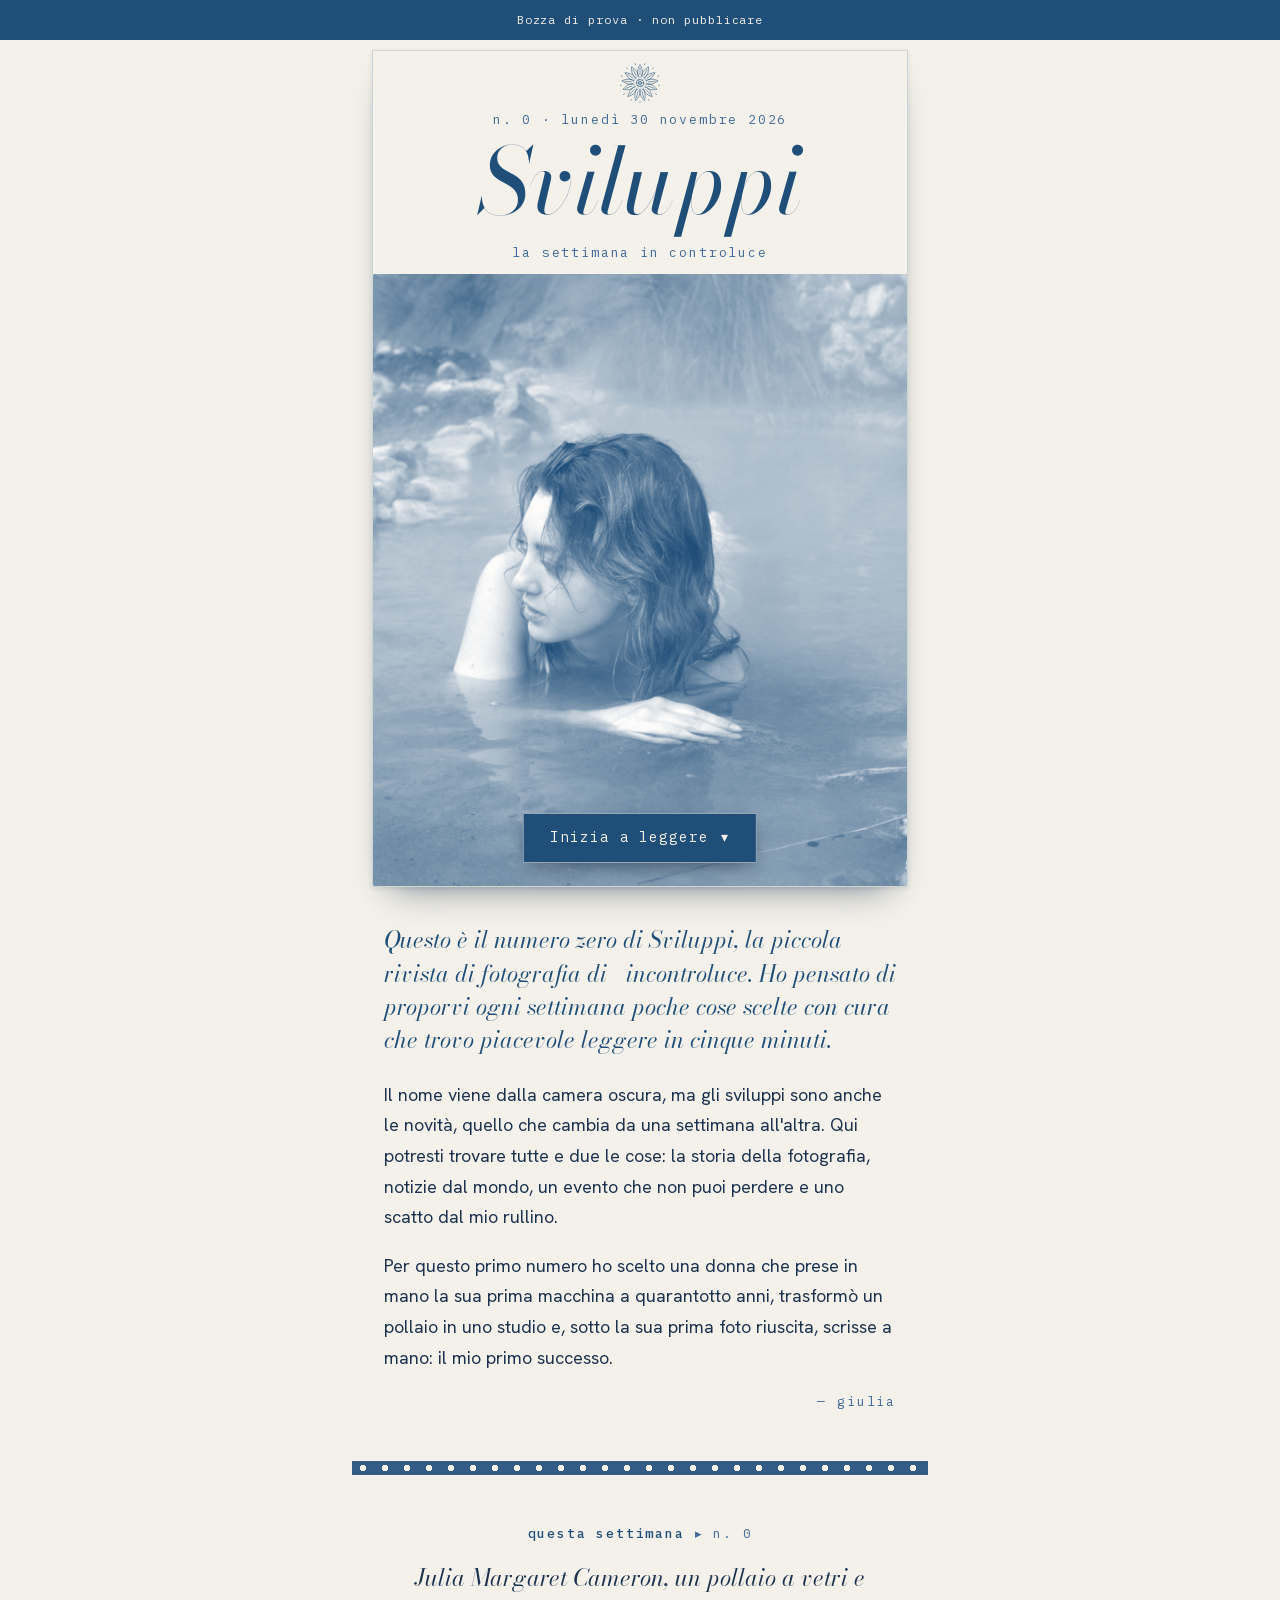
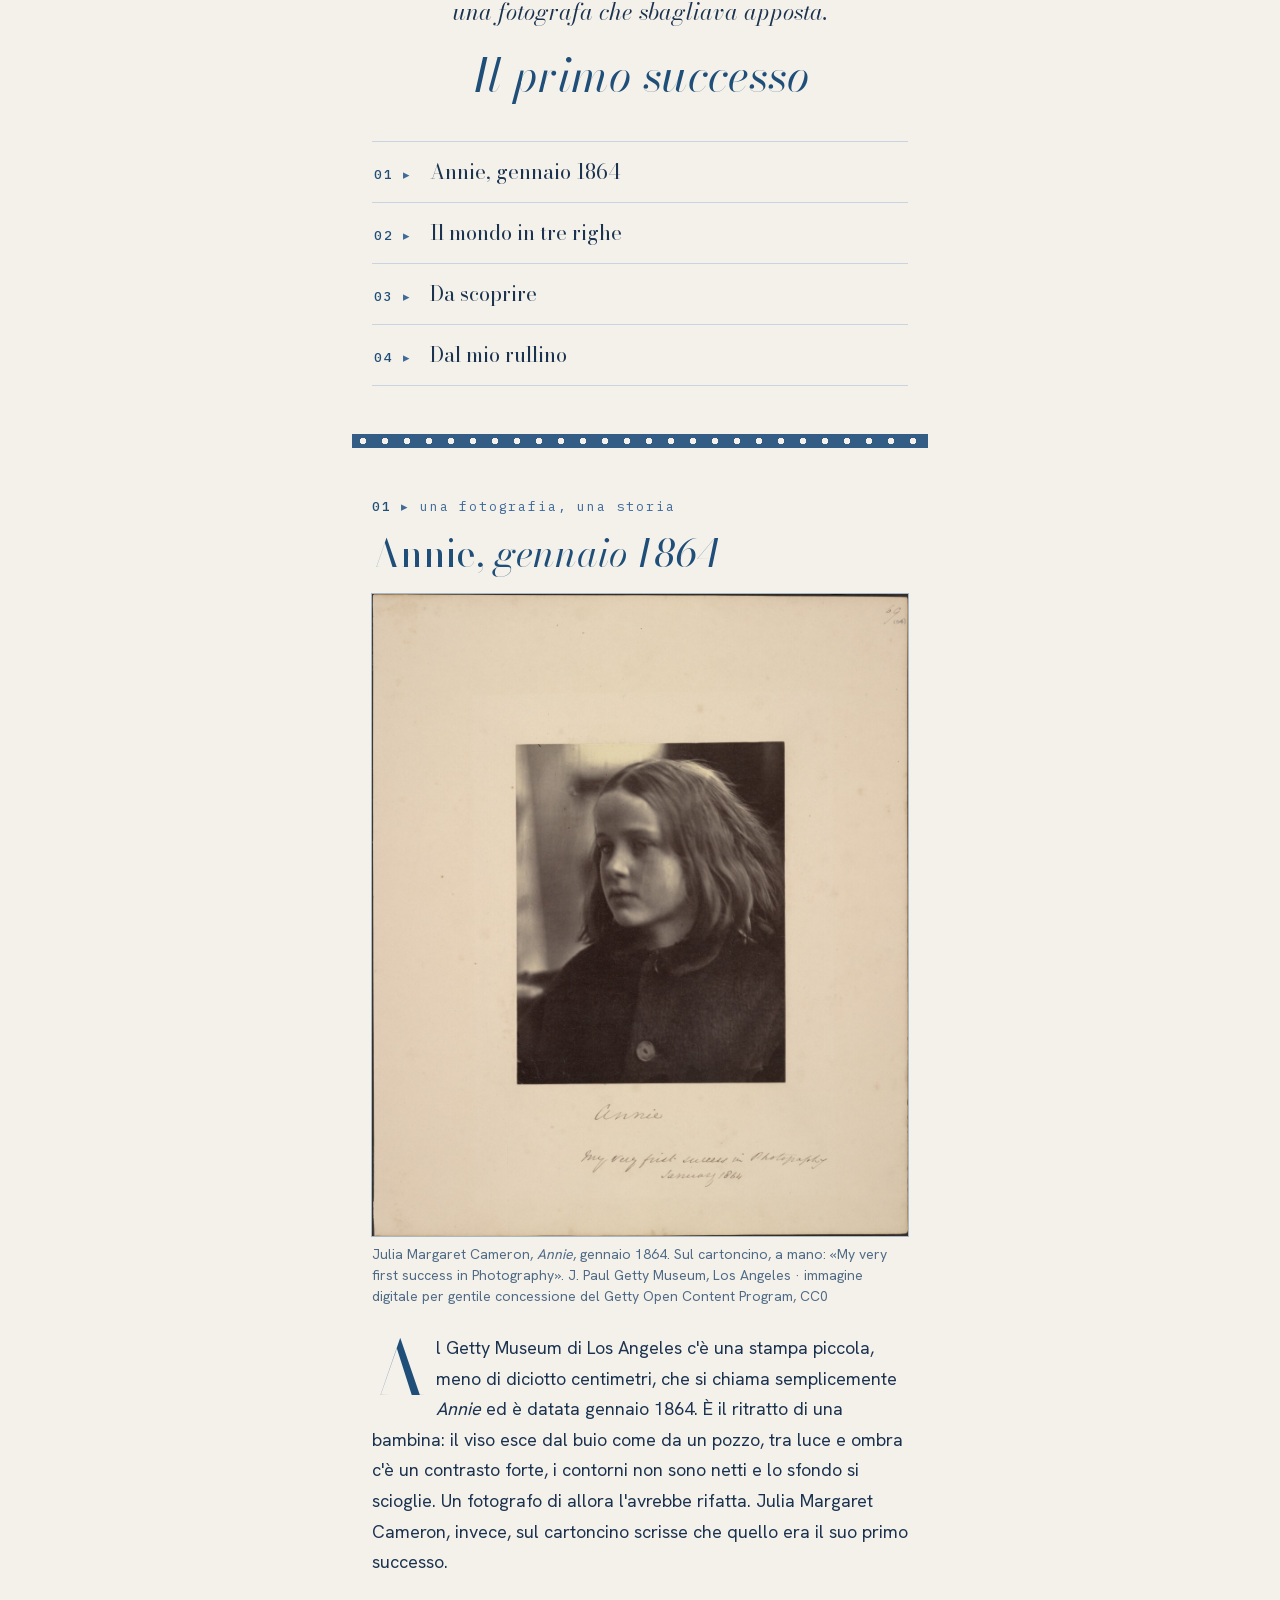
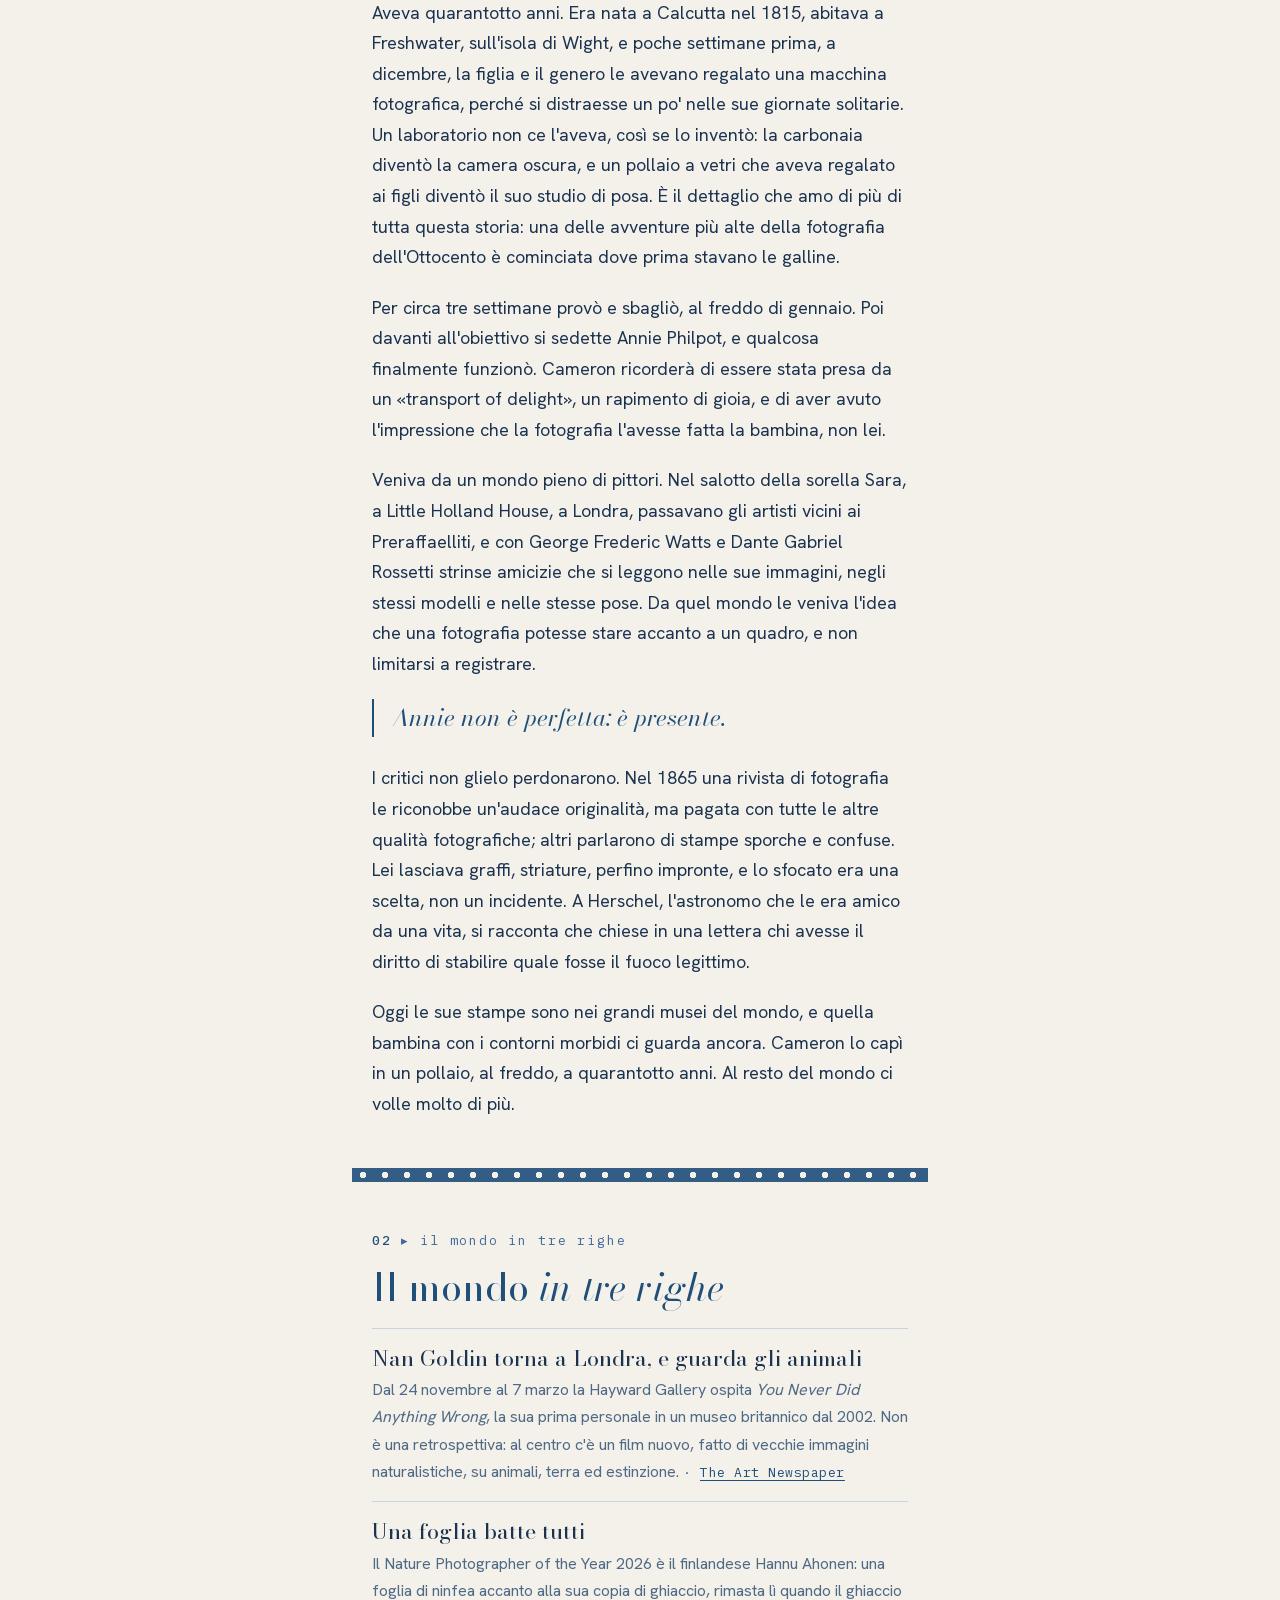
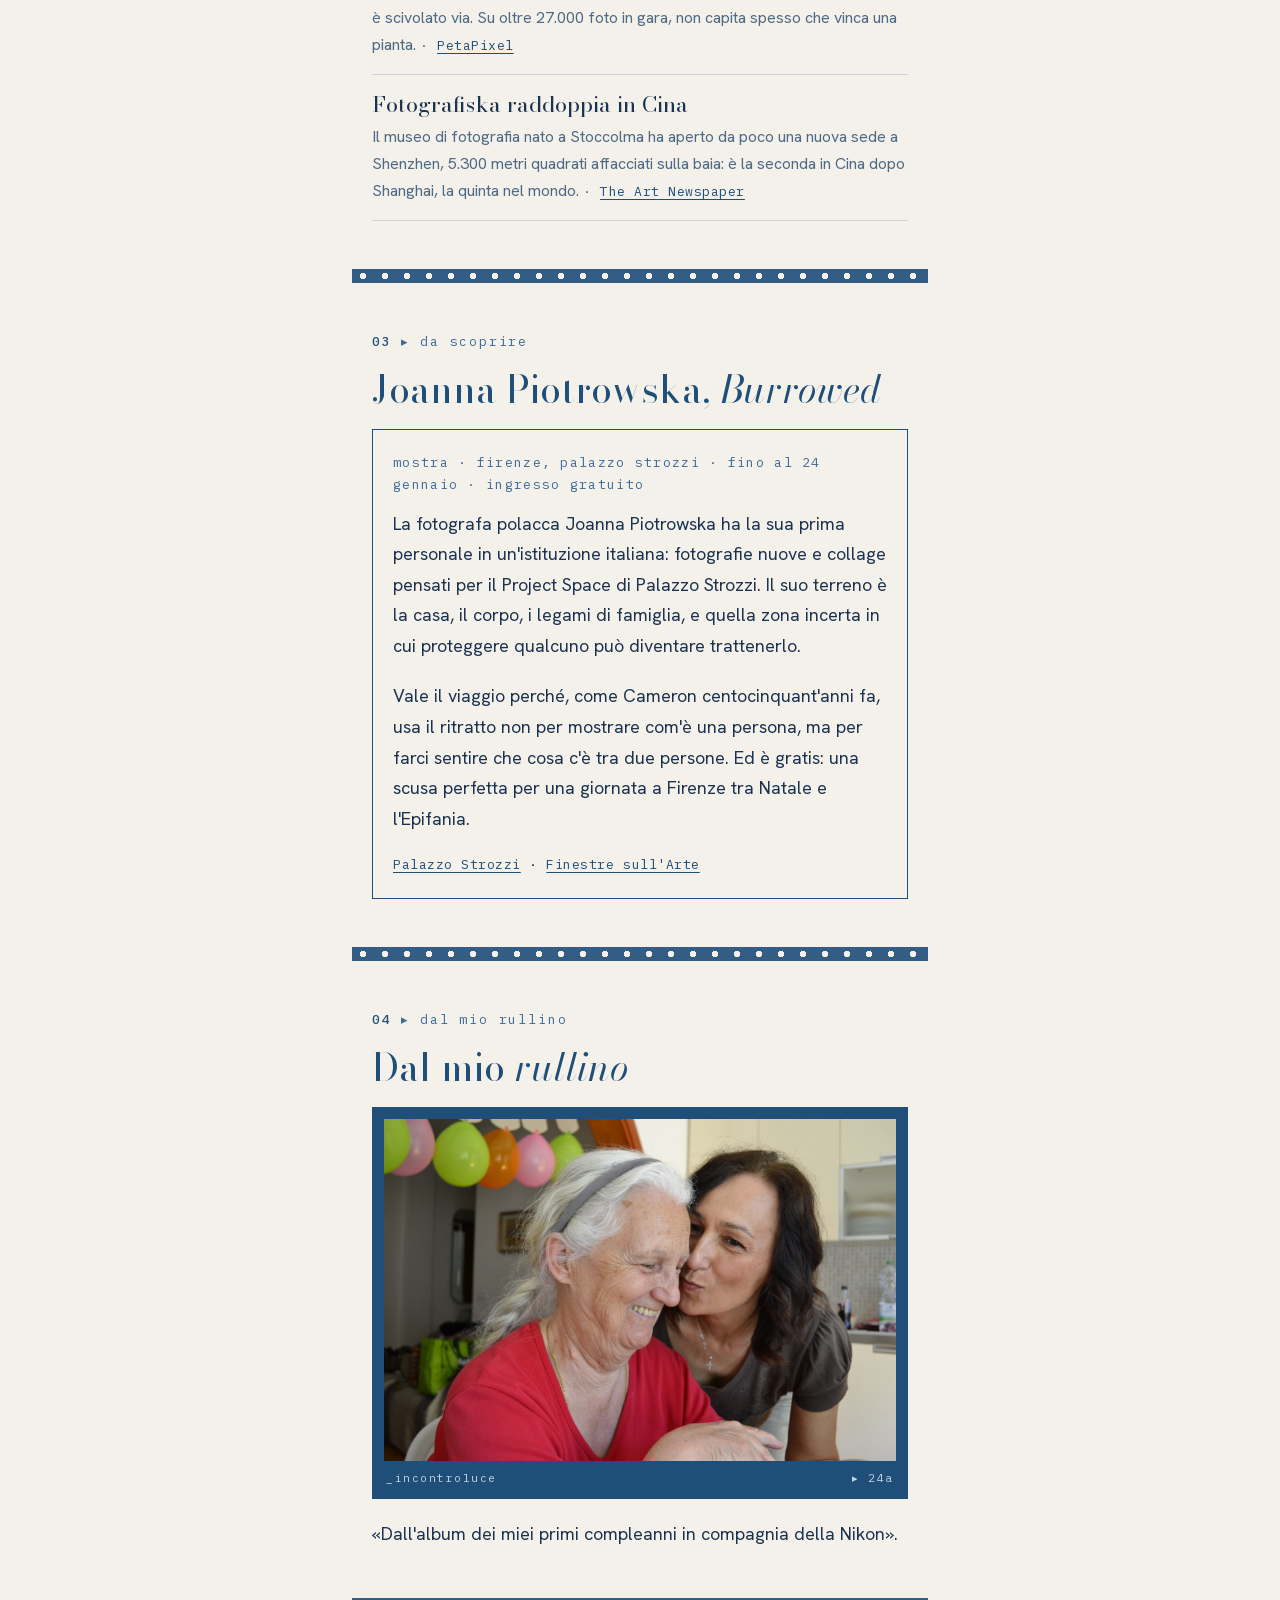
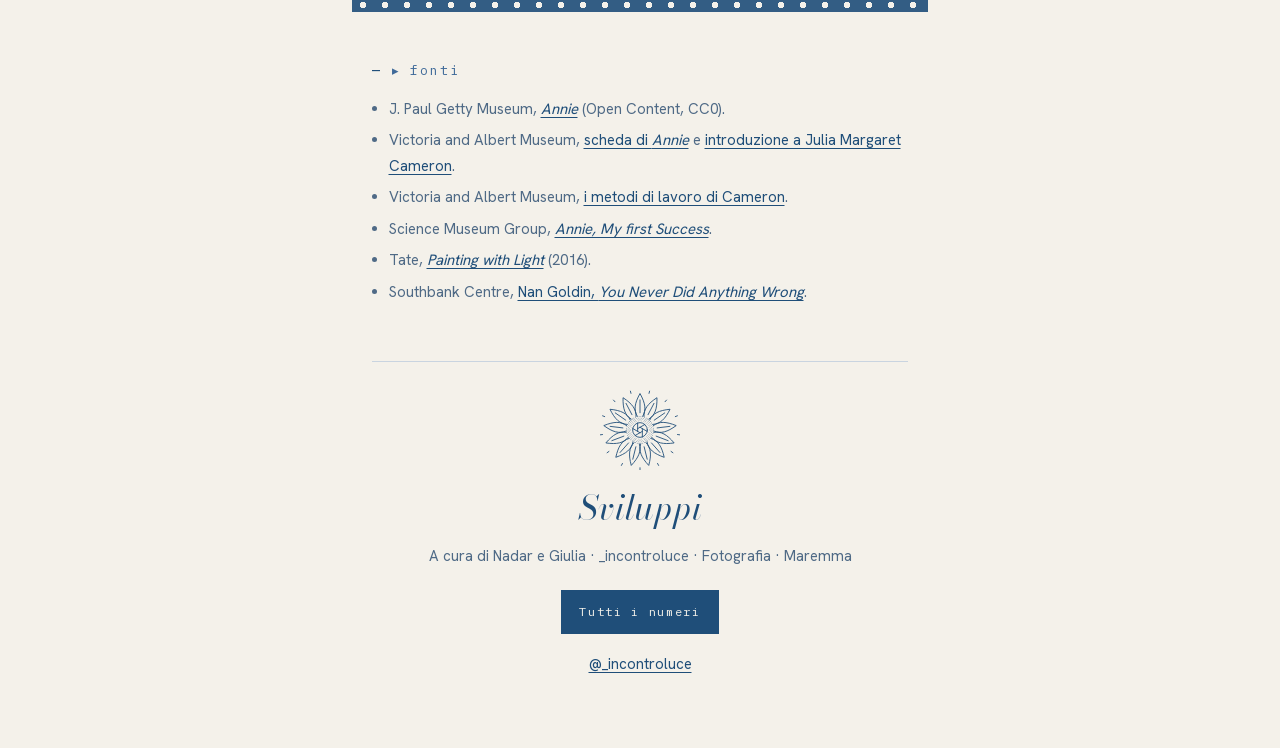
<file: numeri/000-il-primo-successo.html>
<!doctype html>
<html lang="it">
<head>
<meta charset="utf-8">
<meta name="viewport" content="width=device-width,initial-scale=1,viewport-fit=cover">
<title>Sviluppi · n. 0 · Il primo successo</title>
<meta name="description" content="Sviluppi, la settimana in controluce. Numero zero: Julia Margaret Cameron e il suo primo successo.">
<meta property="og:title" content="Sviluppi · n. 0 · Il primo successo">
<meta property="og:description" content="La settimana in controluce. Una piccola rivista di fotografia di _incontroluce.">
<meta property="og:type" content="article">
<meta name="theme-color" content="#1f4e79">
<meta name="robots" content="noindex">
<link rel="stylesheet" href="../stile.css">
</head>
<body>
<div class="bozza">Bozza di prova · non pubblicare</div>

<main class="pagina">

  <header class="eroe">
    <div class="copertina-rivista">
      <div class="cr-testa">
        <svg class="fiore" viewBox="0 0 500 500" aria-hidden="true"><use href="../img/fiore.svg#f"/></svg>
        <div class="mono"><!--t:data-->n. 0 · lunedì 30 novembre 2026<!--/t:data--></div>
        <p class="nome"><a href="../index.html">Sviluppi</a></p>
        <div class="mono">la settimana in controluce</div>
      </div>
      <figure class="ciano copertina">
      <img src="../img/000-copertina-terme.jpg" width="1199" height="1800" alt="Una ragazza distesa nell'acqua termale, avvolta dal vapore, guarda di lato tra i capelli bagnati; foto di Giulia virata in blu come una cianotipia">
    </figure>
    </div>
    <a class="sfoglia" href="#inizio">Inizia a leggere <span aria-hidden="true">▾</span></a>
  </header>

  <div class="editoriale" id="inizio">
<!--t:apertura-->
    <p class="attacco">Questo è il numero zero di Sviluppi, la piccola rivista di fotografia di _incontroluce. Ho pensato di proporvi ogni settimana poche cose scelte con cura che trovo piacevole leggere in cinque minuti.</p>
    <p>Il nome viene dalla camera oscura, ma gli sviluppi sono anche le novità, quello che cambia da una settimana all'altra. Qui potresti trovare tutte e due le cose: la storia della fotografia, notizie dal mondo, un evento che non puoi perdere e uno scatto dal mio rullino.</p>
    <p>Per questo primo numero ho scelto una donna che prese in mano la sua prima macchina a quarantotto anni, trasformò un pollaio in uno studio e, sotto la sua prima foto riuscita, scrisse a mano: il mio primo successo.</p>
<!--/t:apertura-->
    <p class="firma">— giulia</p>
  </div>

  <div class="pellicola" aria-hidden="true"></div>

  <section class="lancio">
    <p class="tacca"><b>questa settimana</b> ▸ n. 0</p>
    <p class="riga-lancio"><!--t:riassunto-->Julia Margaret Cameron, un pollaio a vetri e una fotografa che sbagliava apposta.<!--/t:riassunto--></p>
    <h1 class="titolo-numero"><!--t:titolo-->Il primo successo<!--/t:titolo--></h1>
  </section>

  <ol class="sommario" aria-label="In questo numero">
    <li><a href="#storia"><span class="tacca"><b>01</b> ▸</span><span><!--t:sommario-1-->Annie, gennaio 1864<!--/t:sommario-1--></span></a></li>
    <li><a href="#mondo"><span class="tacca"><b>02</b> ▸</span><span><!--t:sommario-2-->Il mondo in tre righe<!--/t:sommario-2--></span></a></li>
    <li><a href="#scoprire"><span class="tacca"><b>03</b> ▸</span><span><!--t:sommario-3-->Da scoprire<!--/t:sommario-3--></span></a></li>
    <li><a href="#rullino"><span class="tacca"><b>04</b> ▸</span><span><!--t:sommario-4-->Dal mio rullino<!--/t:sommario-4--></span></a></li>
  </ol>

  <div class="pellicola" aria-hidden="true"></div>

  <section class="rubrica" id="storia">
    <p class="tacca"><b>01</b> ▸ una fotografia, una storia</p>
    <h2><!--t:storia-titolo-->Annie, <em>gennaio 1864</em><!--/t:storia-titolo--></h2>

    <figure class="opera">
      <img src="../img/annie-cameron-1864.jpg" width="1200" height="1438" loading="lazy" alt="Julia Margaret Cameron, Annie, 1864: ritratto di una bambina dai capelli lunghi e spettinati, sul cartoncino originale con la scritta a mano «My very first success in Photography, January 1864»">
      <figcaption class="didascalia"><!--t:didascalia-->Julia Margaret Cameron, <em>Annie</em>, gennaio 1864. Sul cartoncino, a mano: «My very first success in Photography». J. Paul Getty Museum, Los Angeles · immagine digitale per gentile concessione del Getty Open Content Program, CC0<!--/t:didascalia--></figcaption>
    </figure>

<!--t:storia-->
    <p class="capolettera">Al Getty Museum di Los Angeles c'è una stampa piccola, meno di diciotto centimetri, che si chiama semplicemente <em>Annie</em> ed è datata gennaio 1864. È il ritratto di una bambina: il viso esce dal buio come da un pozzo, tra luce e ombra c'è un contrasto forte, i contorni non sono netti e lo sfondo si scioglie. Un fotografo di allora l'avrebbe rifatta. Julia Margaret Cameron, invece, sul cartoncino scrisse che quello era il suo primo successo.</p>
    <p>Aveva quarantotto anni. Era nata a Calcutta nel 1815, abitava a Freshwater, sull'isola di Wight, e poche settimane prima, a dicembre, la figlia e il genero le avevano regalato una macchina fotografica, perché si distraesse un po' nelle sue giornate solitarie. Un laboratorio non ce l'aveva, così se lo inventò: la carbonaia diventò la camera oscura, e un pollaio a vetri che aveva regalato ai figli diventò il suo studio di posa. È il dettaglio che amo di più di tutta questa storia: una delle avventure più alte della fotografia dell'Ottocento è cominciata dove prima stavano le galline.</p>
    <p>Per circa tre settimane provò e sbagliò, al freddo di gennaio. Poi davanti all'obiettivo si sedette Annie Philpot, e qualcosa finalmente funzionò. Cameron ricorderà di essere stata presa da un «transport of delight», un rapimento di gioia, e di aver avuto l'impressione che la fotografia l'avesse fatta la bambina, non lei.</p>
    <p>Veniva da un mondo pieno di pittori. Nel salotto della sorella Sara, a Little Holland House, a Londra, passavano gli artisti vicini ai Preraffaelliti, e con George Frederic Watts e Dante Gabriel Rossetti strinse amicizie che si leggono nelle sue immagini, negli stessi modelli e nelle stesse pose. Da quel mondo le veniva l'idea che una fotografia potesse stare accanto a un quadro, e non limitarsi a registrare.</p>
    <p class="citazione">Annie non è perfetta: è presente.</p>
    <p>I critici non glielo perdonarono. Nel 1865 una rivista di fotografia le riconobbe un'audace originalità, ma pagata con tutte le altre qualità fotografiche; altri parlarono di stampe sporche e confuse. Lei lasciava graffi, striature, perfino impronte, e lo sfocato era una scelta, non un incidente. A Herschel, l'astronomo che le era amico da una vita, si racconta che chiese in una lettera chi avesse il diritto di stabilire quale fosse il fuoco legittimo.</p>
    <p>Oggi le sue stampe sono nei grandi musei del mondo, e quella bambina con i contorni morbidi ci guarda ancora. Cameron lo capì in un pollaio, al freddo, a quarantotto anni. Al resto del mondo ci volle molto di più.</p>
<!--/t:storia-->
  </section>

  <div class="pellicola" aria-hidden="true"></div>

  <section class="rubrica" id="mondo">
    <p class="tacca"><b>02</b> ▸ il mondo in tre righe</p>
    <h2><!--t:mondo-titolo-->Il mondo <em>in tre righe</em><!--/t:mondo-titolo--></h2>
    <ol class="tre"><!--t:notizie-->
      <li><h3>Nan Goldin torna a Londra, e guarda gli animali</h3><p>Dal 24 novembre al 7 marzo la Hayward Gallery ospita <em>You Never Did Anything Wrong</em>, la sua prima personale in un museo britannico dal 2002. Non è una retrospettiva: al centro c'è un film nuovo, fatto di vecchie immagini naturalistiche, su animali, terra ed estinzione. <span class="fonte">· <a href="https://www.theartnewspaper.com/2026/11/17/nan-goldin-to-debut-new-film-exploring-nature-and-extinction-in-first-uk-solo-museum-show-in-over-two-decades">The Art Newspaper</a></span></p></li>
      <li><h3>Una foglia batte tutti</h3><p>Il Nature Photographer of the Year 2026 è il finlandese Hannu Ahonen: una foglia di ninfea accanto alla sua copia di ghiaccio, rimasta lì quando il ghiaccio è scivolato via. Su oltre 27.000 foto in gara, non capita spesso che vinca una pianta. <span class="fonte">· <a href="https://petapixel.com/2026/11/16/all-the-award-winning-photos-from-nature-photographer-of-the-year-2026/">PetaPixel</a></span></p></li>
      <li><h3>Fotografiska raddoppia in Cina</h3><p>Il museo di fotografia nato a Stoccolma ha aperto da poco una nuova sede a Shenzhen, 5.300 metri quadrati affacciati sulla baia: è la seconda in Cina dopo Shanghai, la quinta nel mondo. <span class="fonte">· <a href="https://www.theartnewspaper.com/2026/11/23/international-photography-museum-fotografiska-opens-in-shenzhen">The Art Newspaper</a></span></p></li>
<!--/t:notizie-->
    </ol>
  </section>

  <div class="pellicola" aria-hidden="true"></div>

  <section class="rubrica" id="scoprire">
    <p class="tacca"><b>03</b> ▸ da scoprire</p>
    <h2><!--t:scoprire-titolo-->Joanna Piotrowska, <em>Burrowed</em><!--/t:scoprire-titolo--></h2>
    <div class="scoperta"><!--t:scheda-->
      <p class="dove">mostra · firenze, palazzo strozzi · fino al 24 gennaio · ingresso gratuito</p>
      <p>La fotografa polacca Joanna Piotrowska ha la sua prima personale in un'istituzione italiana: fotografie nuove e collage pensati per il Project Space di Palazzo Strozzi. Il suo terreno è la casa, il corpo, i legami di famiglia, e quella zona incerta in cui proteggere qualcuno può diventare trattenerlo.</p>
      <p>Vale il viaggio perché, come Cameron centocinquant'anni fa, usa il ritratto non per mostrare com'è una persona, ma per farci sentire che cosa c'è tra due persone. Ed è gratis: una scusa perfetta per una giornata a Firenze tra Natale e l'Epifania.</p>
      <p class="fonte" style="margin:0"><a href="https://www.palazzostrozzi.org/mostra/joanna-piotrowska/">Palazzo Strozzi</a> · <a href="https://www.finestresullarte.info/mostre/project-space-palazzo-strozzi-burrowed-joanna-piotrowska">Finestre sull'Arte</a></p>
<!--/t:scheda-->
    </div>
  </section>

  <div class="pellicola" aria-hidden="true"></div>

  <section class="rubrica" id="rullino">
    <p class="tacca"><b>04</b> ▸ dal mio rullino</p>
    <h2><!--t:rullino-titolo-->Dal mio <em>rullino</em><!--/t:rullino-titolo--></h2>
    <figure class="rullino" style="margin:0 0 20px">
      <img src="../img/000-rullino-album.jpg" width="1500" height="999" loading="lazy" alt="Una donna anziana con i capelli bianchi raccolti sorride a occhi bassi mentre una donna più giovane le dà un bacio sulla guancia, in una stanza addobbata con palloncini colorati">
      <div class="bordo" aria-hidden="true"><span>_incontroluce</span><span>▸ 24a</span></div>
    </figure>
<!--t:rullino-->
    <p>«Dall'album dei miei primi compleanni in compagnia della Nikon».</p>
<!--/t:rullino-->
  </section>

  <div class="pellicola" aria-hidden="true"></div>

  <section class="rubrica" id="fonti">
    <h2 class="tacca"><b>—</b> ▸ fonti</h2>
    <ul class="fonti"><!--t:fonti-->
      <li>J. Paul Getty Museum, <a href="https://www.getty.edu/art/collection/object/104G0D"><em>Annie</em></a> (Open Content, CC0).</li>
      <li>Victoria and Albert Museum, <a href="https://collections.vam.ac.uk/item/O1427635/annie-photograph-cameron-julia-margaret">scheda di <em>Annie</em></a> e <a href="https://www.vam.ac.uk/articles/julia-margaret-cameron-introduction">introduzione a Julia Margaret Cameron</a>.</li>
      <li>Victoria and Albert Museum, <a href="https://www.vam.ac.uk/articles/julia-margaret-camerons-working-methods">i metodi di lavoro di Cameron</a>.</li>
      <li>Science Museum Group, <a href="https://collection.sciencemuseumgroup.org.uk/objects/co8537749/annie-my-first-success-1864"><em>Annie, My first Success</em></a>.</li>
      <li>Tate, <a href="https://www.tate.org.uk/press/press-releases/painting-light-art-and-photography-pre-raphaelites-modern-age"><em>Painting with Light</em></a> (2016).</li>
      <li>Southbank Centre, <a href="https://www.southbankcentre.co.uk/whats-on/nan-goldin-you-never-did-anything-wrong/">Nan Goldin, <em>You Never Did Anything Wrong</em></a>.</li>
<!--/t:fonti-->
    </ul>
  </section>

  <footer class="piede">
    <svg class="fiore" viewBox="0 0 500 500" role="img" aria-label="il fiore di _incontroluce"><use href="../img/fiore.svg#f"/></svg>
    <p class="nome">Sviluppi</p>
    <p>A cura di Nadar e Giulia · _incontroluce · Fotografia · Maremma</p>
    <a class="pulsante" href="../index.html">Tutti i numeri</a>
    <p style="margin-top:18px"><a href="https://www.instagram.com/_incontroluce/">@_incontroluce</a></p>
  </footer>

</main>
<script>
/* la copertina compare piano quando entra nello schermo */
(function(){
  if(matchMedia("(prefers-reduced-motion: reduce)").matches||!("IntersectionObserver" in window))return;
  var io=new IntersectionObserver(function(voci){voci.forEach(function(v){if(v.isIntersecting){v.target.classList.add("in-vista");io.unobserve(v.target)}})},{threshold:.3});
  document.querySelectorAll(".sviluppa").forEach(function(f){f.classList.add("pronta");io.observe(f)});
})();
</script>
</body>
</html>
</file>
<file: stile.css>
/* Sviluppi — direzione C «Cianotipia»: blu di Prussia su carta chiara, una colonna, pensata per il telefono. */
/* Caratteri salvati dentro il sito (licenza SIL Open Font License): nessuna richiesta a server esterni. */
@font-face{font-family:"Bodoni Moda";font-style:normal;font-weight:400;font-display:swap;src:url(caratteri/bodoni-moda.woff2) format("woff2")}
@font-face{font-family:"Bodoni Moda";font-style:italic;font-weight:400;font-display:swap;src:url(caratteri/bodoni-moda-corsivo.woff2) format("woff2")}
@font-face{font-family:"Hanken Grotesk";font-style:normal;font-weight:400 500;font-display:swap;src:url(caratteri/hanken-grotesk.woff2) format("woff2")}
@font-face{font-family:"IBM Plex Mono";font-style:normal;font-weight:400;font-display:swap;src:url(caratteri/ibm-plex-mono-400.woff2) format("woff2")}
@font-face{font-family:"IBM Plex Mono";font-style:normal;font-weight:500;font-display:swap;src:url(caratteri/ibm-plex-mono-500.woff2) format("woff2")}
:root{
  --carta:#f4f1ea; --carta-2:#ebe6db;
  --blu:#1f4e79; --blu-2:#2f5d8a; --blu-3:#3f6a99; --blu-chiaro:#c9d4e0;
  --inchiostro:#1c3350; --tenue:#4f6a86;
  --display:"Bodoni Moda","Didot","Bodoni 72",Georgia,serif;
  --testo:"Hanken Grotesk",system-ui,-apple-system,"Segoe UI",sans-serif;
  --mono:"IBM Plex Mono",ui-monospace,Menlo,monospace;
  color-scheme:light;
}
*{box-sizing:border-box}
html{-webkit-text-size-adjust:100%}
body{margin:0;background:var(--carta);color:var(--inchiostro);font-family:var(--testo);font-size:18px;line-height:1.7}
img{max-width:100%;display:block}
a{color:var(--blu);text-decoration-thickness:1px;text-underline-offset:3px}
a:focus-visible{outline:2px solid var(--blu);outline-offset:3px}
.pagina{max-width:36rem;margin:0 auto;padding:0 20px 64px}

/* tacche della pellicola */
.mono{font-family:var(--mono);font-size:13px;letter-spacing:.14em;color:var(--blu-3);text-transform:lowercase}
.tacca,.rubrica h2.tacca{font-family:var(--mono);font-size:13px;font-weight:400;line-height:1.7;letter-spacing:.14em;color:var(--blu-3);margin:0 0 10px}
.tacca b{font-weight:500;color:var(--blu)}
.pellicola{height:14px;margin:48px -20px;background:
  radial-gradient(circle at 50% 50%,var(--carta) 0 3px,transparent 3.5px) 0 0/22px 14px,
  var(--blu);opacity:.9}

/* avviso bozza */
.bozza{background:var(--blu);color:var(--carta);font-family:var(--mono);font-size:12px;letter-spacing:.08em;text-align:center;padding:10px 16px}

/* testata */
.testata{text-align:center;padding:36px 0 22px}
.testata .nome{font-family:var(--display);font-style:italic;font-weight:400;font-size:clamp(64px,19vw,104px);line-height:1.05;color:var(--blu);margin:8px 0 .2em;letter-spacing:-.01em}
.testata .nome a{color:inherit;text-decoration:none}
.filo{height:1px;background:var(--blu-3);margin:18px auto 0;width:64px}

/* foto in cianotipia: le ombre diventano blu di Prussia, le luci restano carta */
.ciano{position:relative;background:var(--blu);overflow:hidden}
.ciano img{width:100%;height:100%;object-fit:cover;object-position:50% 40%;filter:grayscale(1) contrast(1.45) brightness(1.2);mix-blend-mode:screen}
.ciano::after{content:"";position:absolute;inset:0;background:var(--carta);mix-blend-mode:multiply;opacity:.22;pointer-events:none}
.copertina,.ultimo .ciano{aspect-ratio:4/5;margin:0 -20px}
@media (min-width:600px){.copertina,.ultimo .ciano{margin:0;border-radius:2px}}
/* nel numero la copertina riempie il primo schermo insieme alla testata e al titolo */
/* dopo l'apertura di Giulia, una sezione a parte presenta la storia della settimana, prima del titolo */
.lancio{text-align:center}
.lancio .riga-lancio{font-family:var(--display);font-style:italic;font-size:23px;line-height:1.45;color:var(--inchiostro);max-width:30rem;margin:16px auto 0}
.lancio .titolo-numero{margin-top:22px}

.titolo-numero{font-family:var(--display);font-style:italic;font-weight:400;font-size:clamp(34px,9vw,46px);line-height:1.1;color:var(--blu);text-align:center;margin:28px 0 0}
.apertura{font-family:var(--display);font-style:italic;font-size:19px;line-height:1.55;color:var(--inchiostro);text-align:center;margin:20px auto 0;max-width:30rem}
/* editoriale di apertura del numero: allineato a sinistra, la prima frase in corsivo blu */
.editoriale{max-width:32rem;margin:24px auto 0}
.editoriale p{margin:0 0 1em}
.editoriale .attacco{font-family:var(--display);font-style:italic;font-size:23px;line-height:1.45;color:var(--blu)}
.firma{font-family:var(--mono);font-size:13px;letter-spacing:.14em;color:var(--blu-3);text-align:right;margin-top:12px}

/* sommario */
.sommario{list-style:none;padding:0;margin:40px 0 0;border-top:1px solid var(--blu-chiaro)}
.sommario li{border-bottom:1px solid var(--blu-chiaro)}
.sommario a{display:flex;gap:14px;align-items:baseline;padding:13px 2px;text-decoration:none;color:var(--inchiostro)}
.sommario .tacca{margin:0;min-width:3.2em}
.sommario span:last-child{font-family:var(--display);font-size:20px}

/* rubriche */
.rubrica h2{font-family:var(--display);font-weight:400;font-size:clamp(30px,8vw,38px);line-height:1.15;color:var(--blu);margin:0 0 18px}
.rubrica h2 em{font-style:italic}
.rubrica p{margin:0 0 1.1em}
.capolettera::first-letter{font-family:var(--display);float:left;font-size:4.1em;line-height:.82;padding:6px 10px 0 0;color:var(--blu)}
.citazione{font-family:var(--display);font-style:italic;font-size:24px;line-height:1.4;color:var(--blu);border-left:2px solid var(--blu);padding:2px 0 2px 18px;margin:28px 0}

.tre{list-style:none;padding:0;margin:0}
.tre li{padding:16px 0;border-top:1px solid var(--blu-chiaro)}
.tre li:last-child{border-bottom:1px solid var(--blu-chiaro)}
.tre h3{font-family:var(--display);font-weight:400;font-size:22px;line-height:1.25;margin:0 0 4px;color:var(--inchiostro)}
.tre p{margin:0;font-size:16px;color:var(--tenue)}
.fonte{font-family:var(--mono);font-size:13px;letter-spacing:.04em}
/* link piccoli: più spazio da toccare col pollice, senza spostare il testo */
.fonte a,.fonti a,.piede p a{padding:6px 0}

.opera{margin:0 0 26px}
.opera img{width:100%;height:auto;background:var(--carta-2);outline:1px solid rgba(31,78,121,.35)}
.didascalia{font-size:14px;line-height:1.5;color:var(--tenue);margin-top:8px}

.scoperta{border:1px solid var(--blu);padding:22px 20px;background:var(--carta)}
.scoperta .dove{font-family:var(--mono);font-size:13px;letter-spacing:.1em;color:var(--blu-3);margin:0 0 12px}

.rullino{padding:12px;background:var(--blu)}
.rullino img{width:100%;height:auto;aspect-ratio:3/2;object-fit:cover}
.rullino .bordo{display:flex;justify-content:space-between;font-family:var(--mono);font-size:11px;letter-spacing:.14em;color:var(--blu-chiaro);padding:8px 2px 0}

.fonti{font-size:15px;color:var(--tenue);padding-left:1.1em}
.fonti li{margin-bottom:6px}

.segnaposto{background:var(--carta-2);border:1px dashed var(--blu-3);color:var(--tenue);padding:12px 14px;font-size:15px;font-family:var(--mono);letter-spacing:.02em}

/* chiusura */
.piede{text-align:center;margin-top:56px;padding-top:28px;border-top:1px solid var(--blu-chiaro)}
.piede .nome{font-family:var(--display);font-style:italic;font-size:34px;color:var(--blu);margin:0}
.piede p{margin:6px 0;font-size:15px;color:var(--tenue)}
.pulsante{display:inline-block;margin-top:14px;font-family:var(--mono);font-size:12px;letter-spacing:.14em;color:var(--carta);background:var(--blu);padding:12px 18px;text-decoration:none}

/* archivio */
.ultimo{display:block;text-decoration:none;color:inherit}
.ultimo .titolo-numero{margin-top:18px}
.archivio{list-style:none;padding:0;margin:0}
.archivio li{border-top:1px solid var(--blu-chiaro)}
.archivio a{display:grid;grid-template-columns:4.2em minmax(0,1fr);gap:12px;align-items:baseline;padding:14px 2px;text-decoration:none;color:var(--inchiostro)}
.archivio .titolo{font-family:var(--display);font-style:italic;font-size:21px;line-height:1.25}
.archivio .data{display:block;font-family:var(--mono);font-size:12px;letter-spacing:.12em;color:var(--tenue);font-style:normal;margin-top:2px}

@media (prefers-reduced-motion:reduce){*{transition:none!important;animation:none!important}}

/* il fiore di _incontroluce (img/fiore.svg, colorato con currentColor) */
.fiore{display:block;margin:0 auto;color:var(--blu);stroke-width:4.5}
.testata .fiore{width:56px;height:56px;margin-bottom:12px;stroke-width:7}
.piede .fiore{width:80px;height:80px;margin-bottom:10px;stroke-width:5.5}

/* la copertina compare piano: un velo color carta si ritira e la foto passa da sfocata a nitida.
   Parte quando la copertina entra nello schermo (la classe «in-vista» la mette il piccolo script in fondo alla pagina). */
.sviluppa.pronta::before{content:"";position:absolute;inset:0;z-index:2;background:var(--carta);pointer-events:none}
.sviluppa.pronta img{filter:grayscale(1) contrast(1.45) brightness(1.2) blur(6px)}
.sviluppa.in-vista img{animation:affiora 4.5s cubic-bezier(.3,.1,.2,1) .2s both}
.sviluppa.in-vista::before{animation:velo 4.5s cubic-bezier(.3,.1,.2,1) .2s both}
@keyframes affiora{from{filter:grayscale(1) contrast(1.45) brightness(1.2) blur(6px)}to{filter:grayscale(1) contrast(1.45) brightness(1.2) blur(0)}}
@keyframes velo{from{opacity:1}35%{opacity:.75}to{opacity:0}}

/* la pagina fissa: la prima schermata riempie il telefono (meno l'altezza della fascia «Bozza»: al lancio diventa 100svh) */
.eroe{position:relative;min-height:calc(100svh - 41px);display:flex;flex-direction:column;padding:10px 0 12px}
/* la copertina della rivista: un unico foglio (testata + foto) con un'ombra leggera, come una rivista appoggiata sul tavolo.
   È la stessa nella pagina fissa e all'inizio del numero. */
.copertina-rivista{flex:1 1 auto;display:flex;flex-direction:column;margin:0 -6px;background:var(--carta);color:inherit;text-decoration:none;
  border:1px solid rgba(31,78,121,.18);box-shadow:0 2px 5px rgba(28,51,80,.10),0 20px 34px -20px rgba(28,51,80,.6)}
.cr-testa{text-align:center;padding:12px 12px 10px}
.cr-testa .fiore{width:40px;height:40px;margin:0 auto 6px;stroke-width:7}
.cr-testa .nome{font-family:var(--display);font-style:italic;font-weight:400;font-size:clamp(56px,17vw,92px);line-height:1.04;color:var(--blu);margin:2px 0 .14em;letter-spacing:-.01em}
.cr-testa .nome a{color:inherit;text-decoration:none}
.copertina-rivista .copertina{flex:1 1 auto;aspect-ratio:auto;min-height:240px;margin:0}
.copertina-rivista .copertina img{position:absolute;inset:0;object-position:50% 42%}
/* il pulsante sotto la copertina, con la freccia che si muove piano */
/* il pulsante sta sopra la foto, in basso al centro, così la copertina riempie tutto lo schermo */
.sfoglia{position:absolute;left:50%;bottom:36px;transform:translateX(-50%);z-index:5;white-space:nowrap;display:flex;align-items:center;justify-content:center;gap:12px;min-height:50px;margin:0;padding:12px 26px;
  background:var(--blu);color:var(--carta);font-family:var(--mono);font-size:14px;letter-spacing:.14em;text-decoration:none;
  border:1px solid rgba(244,241,234,.55);box-shadow:0 8px 20px -6px rgba(10,25,45,.55)}
.sfoglia span{display:inline-block;animation:freccia 2s ease-in-out infinite}
@keyframes freccia{0%,100%{transform:translate(0,0)}50%{transform:translate(4px,3px)}}
.sfoglia:focus-visible,.copertina-rivista:focus-visible{outline:2px solid var(--blu);outline-offset:4px}
@media (min-width:600px){.copertina-rivista{margin:0}}
/* pagina fissa: sotto la copertina il titolo e le due righe del numero; il campo di girasoli chiude la pagina */
.questa-settimana{text-align:center;padding-top:30px}
.questa-settimana .titolo-numero{margin-top:10px}
/* nella pagina fissa la copertina si apre con il campo: il girasole spunta, scatta una volta e torna giù,
   il campo sfuma e al suo posto compare la foto, che resta fino a quando si ricarica la pagina */
.cr-scena{position:relative;flex:1 1 auto;min-height:330px;overflow:hidden}
.cr-scena .campo{position:absolute;inset:0;animation:campo-via .7s ease 5.2s forwards}
@keyframes campo-via{to{opacity:0;visibility:hidden}}
.cr-scena .copertina{position:absolute;inset:0;min-height:0;opacity:0;animation:compare-foto .3s linear 5.5s forwards}
@keyframes compare-foto{to{opacity:1}}
.cr-scena .pianta{animation:spunta-una 6s cubic-bezier(.45,0,.25,1) forwards}
@keyframes spunta-una{0%,8%{transform:translateY(360px)}28%{transform:translateY(-6px)}33%,62%{transform:translateY(0)}85%,100%{transform:translateY(360px)}}
.cr-scena .raggi{animation:raggi-una 6s linear forwards}
@keyframes raggi-una{0%,45.5%{transform:scale(1);stroke-width:5}48%{transform:scale(1.14);stroke-width:9}57%,100%{transform:scale(1);stroke-width:5}}
.cr-scena .sviluppa.in-vista img,.cr-scena .sviluppa.in-vista::before{animation-delay:5.6s}
.scorri{font-family:var(--mono);font-size:13px;letter-spacing:.14em;color:var(--blu-3);margin:14px 0 18px;animation:scorri 2.4s ease-in-out infinite}
@keyframes scorri{0%,100%{transform:translateY(0)}50%{transform:translateY(5px)}}

/* il campo: cielo con il sole basso (controluce), nuvole, uccelli; un prato di girasoli piccoli;
   il girasole di _incontroluce spunta, scatta una foto e torna giù (un giro ogni 12 secondi) */
.campo{position:relative;overflow:hidden}
.sole{position:absolute;left:50%;bottom:236px;width:230px;height:230px;margin:0 0 -115px -115px;border-radius:50%;
  background:radial-gradient(circle,#fbfaf6 0 46%,rgba(201,212,224,.75) 47% 49%,rgba(201,212,224,.28) 50% 68%,rgba(201,212,224,0) 70%)}
.nuvola{position:absolute;width:120px;height:30px;animation:nuvola 70s linear infinite}
.n1{top:8%;left:-130px}
.n2{top:22%;left:-130px;width:90px;animation-duration:95s;animation-delay:-50s}
@keyframes nuvola{to{transform:translateX(calc(100vw + 260px))}}
.uccelli{position:absolute;top:14%;right:10%;width:70px;animation:volo 9s ease-in-out infinite alternate}
@keyframes volo{from{transform:translate(0,0)}to{transform:translate(-26px,-10px)}}
.prato{position:absolute;left:0;right:0;bottom:30px;width:100%;height:200px}
.prato .fl{transform-box:view-box;animation:dondola-fiore 5s ease-in-out infinite alternate}
@keyframes dondola-fiore{from{transform:rotate(-3deg)}to{transform:rotate(3deg)}}
.erba-davanti{position:absolute;left:-10px;bottom:0;width:calc(100% + 20px);height:92px;transform-origin:50% 100%;animation:vento 4s ease-in-out infinite alternate}
@keyframes vento{from{transform:skewX(-3deg)}to{transform:skewX(3deg)}}
.pianta{position:absolute;left:50%;bottom:0;width:196px;margin-left:-98px;perspective:900px;animation:spunta 12s cubic-bezier(.45,0,.25,1) infinite}
.stelo{display:block;width:196px;height:150px;margin-top:-8px}
@keyframes spunta{0%,5%{transform:translateY(360px)}20%{transform:translateY(-6px)}24%,74%{transform:translateY(0)}90%,100%{transform:translateY(360px)}}

/* il girasole in 3D: il fiore di _incontroluce a strati (petali, disco, obiettivo che sporge); il diaframma scatta a metà giro */
.girasole{position:relative;width:196px;height:196px;transform-style:preserve-3d;transform:rotateX(8deg) rotateY(-16deg);animation:ondeggia 12s ease-in-out infinite alternate}
@keyframes ondeggia{0%{transform:rotateX(12deg) rotateY(-26deg)}50%{transform:rotateX(-6deg) rotateY(4deg)}100%{transform:rotateX(10deg) rotateY(24deg)}}
.girasole .strato{position:absolute;inset:0;width:100%;height:100%;overflow:visible}
.girasole .petali{fill:none;stroke:var(--blu);stroke-width:5;stroke-linecap:round;stroke-linejoin:round}
.girasole .petali .pt{fill:var(--carta)}
.girasole .raggi{transform-box:view-box;transform-origin:250px 250px;animation:raggi 12s linear infinite}
@keyframes raggi{0%,47.5%{transform:scale(1);stroke-width:5}50%{transform:scale(1.14);stroke-width:9}59%,100%{transform:scale(1);stroke-width:5}}
.girasole .disco{transform:translateZ(6px);fill:var(--blu)}
.girasole .disco .fondo{fill:var(--carta)}
.girasole .anello{position:absolute;left:50%;top:50%;width:40px;height:40px;margin:-20px 0 0 -20px;border-radius:50%;background:var(--carta);border:1.5px solid var(--blu)}
.girasole .obiettivo{transform:translateZ(22px)}
.girasole .vetro{fill:var(--carta)}
.girasole .foro{fill:#14324f}
.girasole .lamelle,.girasole .ghiera{fill:none;stroke:var(--blu);stroke-width:5;stroke-linecap:round}

@media (prefers-reduced-motion:reduce){.girasole,.girasole .raggi,.pianta,.erba-davanti,.prato .fl,.nuvola,.uccelli,.scorri,.sfoglia span{animation:none}.pianta{transform:none}.n1{left:12%}.n2{left:58%}.cr-scena .campo{display:none}.cr-scena .copertina{opacity:1;animation:none}}
</file>
